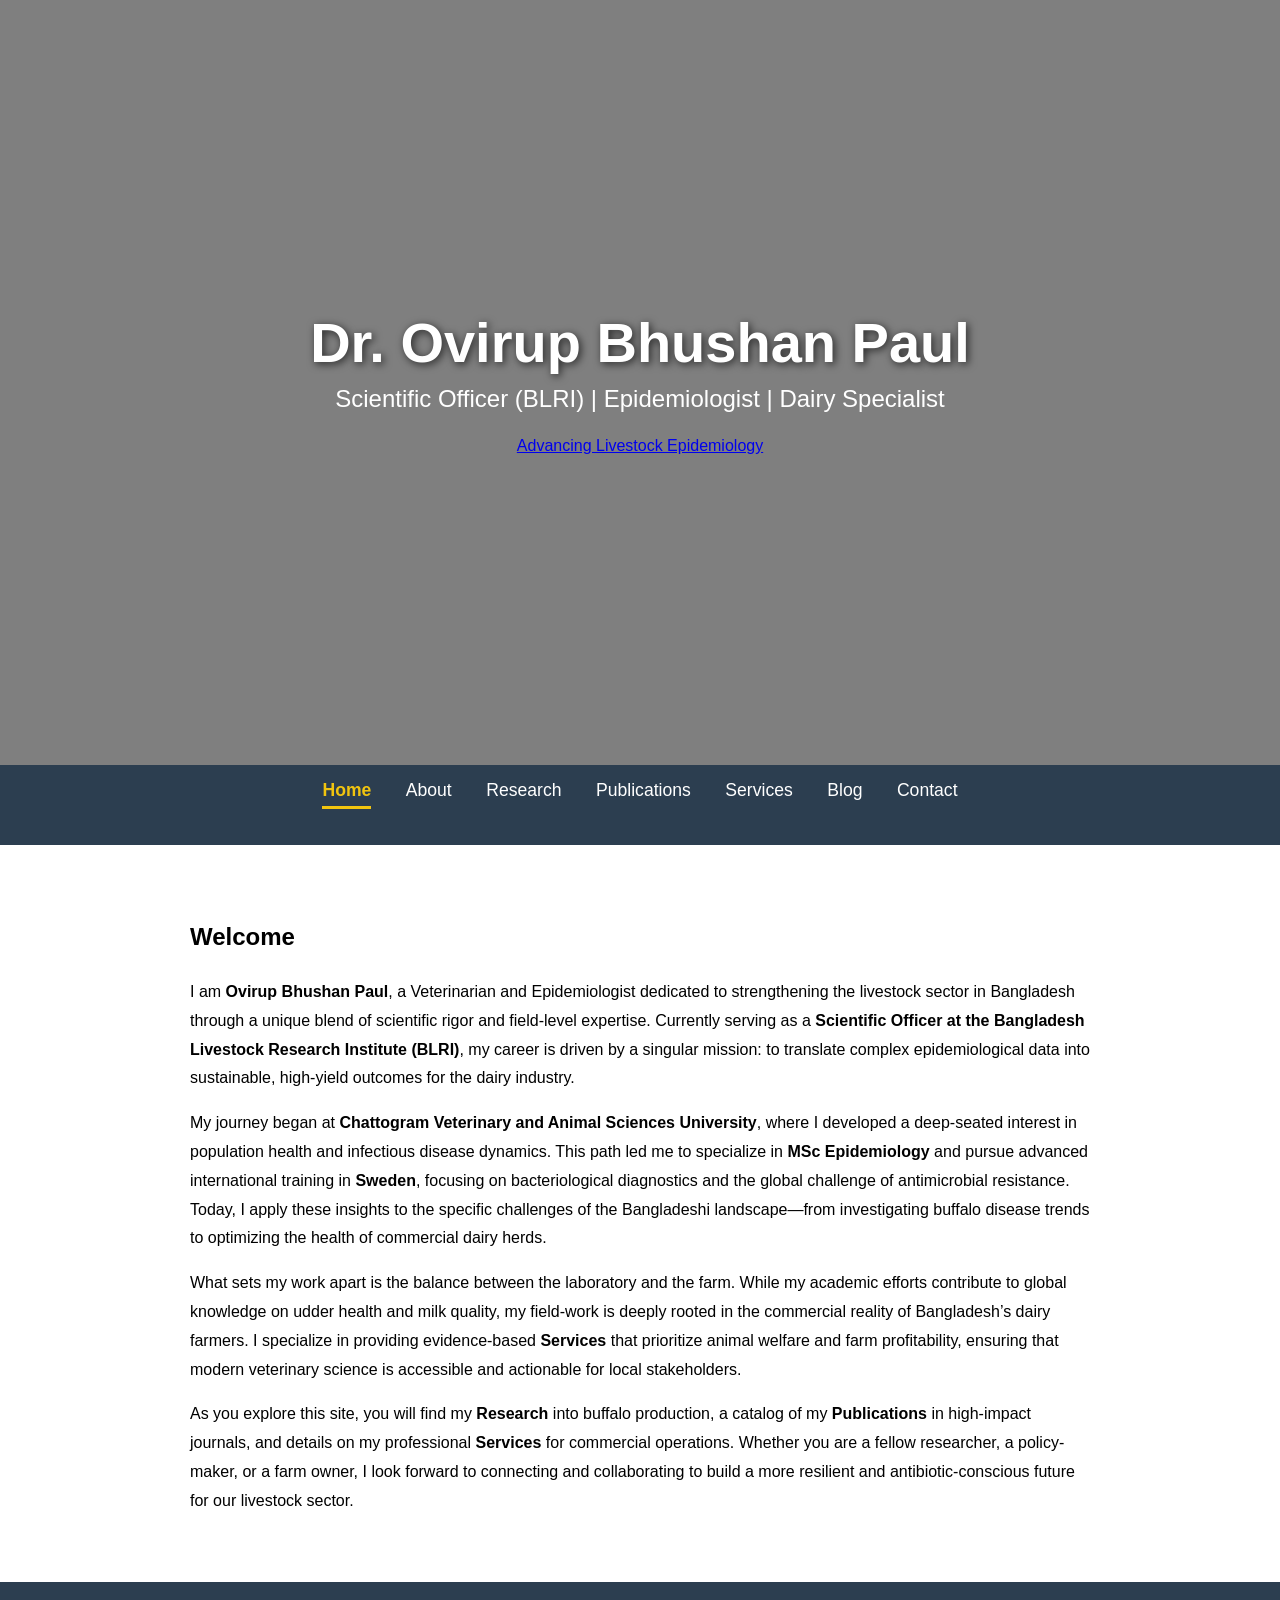
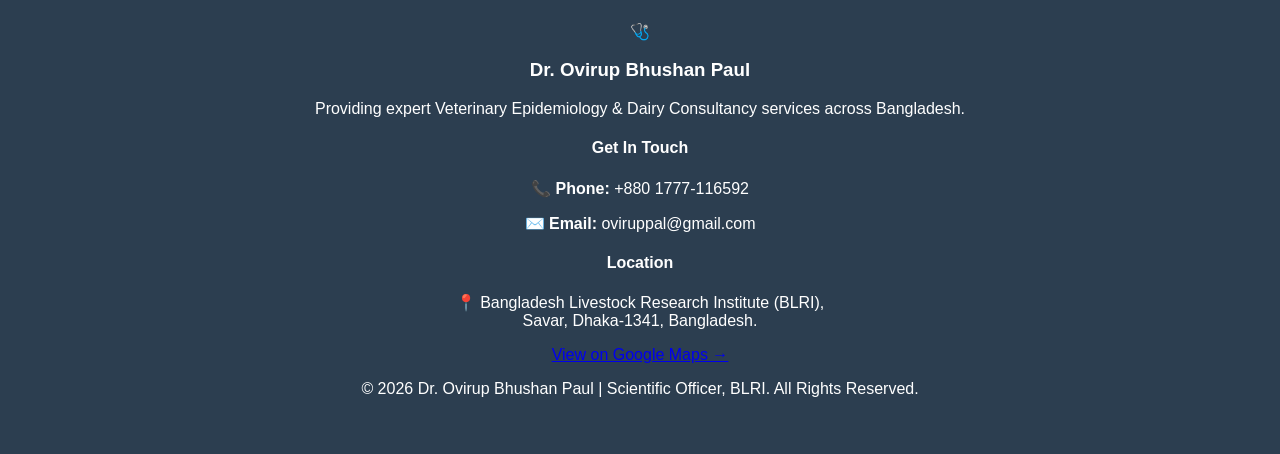
<file: index.html>
<!DOCTYPE html>
<html lang="en">
<head>
    <meta charset="UTF-8">
    <meta name="viewport" content="width=device-width, initial-scale=1.0">
    <title>Dr. Ovirup Bhushan Paul | Scientific Officer, BLRI | Veterinary Epidemiologist</title>
    <meta name="description" content="Official website of Dr. Ovirup Bhushan Paul, Scientific Officer at Bangladesh Livestock Research Institute (BLRI). Expert in Veterinary Epidemiology and Dairy Consultancy.">
    <meta name="keywords" content="Ovirup Bhushan Paul, BLRI, Bangladesh Livestock Research Institute, Veterinarian Bangladesh, Buffalo Research, Epidemiology Bangladesh">
    <link rel="stylesheet" href="style.css">
</head>

<body>

<header class="hero">
    <div class="slideshow">
        <div class="slide" style="background-image: url('image1.jpg');"></div>
        <div class="slide" style="background-image: url('image2.jpg');"></div>
        <div class="slide" style="background-image: url('image3.jpeg');"></div> 
        <div class="slide" style="background-image: url('image4.jpg');"></div>
    </div>
    
    <div class="overlay">
        <h1>Dr. Ovirup Bhushan Paul</h1>
        <p>Scientific Officer (BLRI) | Epidemiologist | Dairy Specialist</p>
        <a href="about.html" class="btn">Advancing Livestock Epidemiology</a>
    </div>
</header>

<nav>
    <a href="index.html" class="active">Home</a>
    <a href="about.html">About</a>
    <a href="research.html">Research</a>
    <a href="publications.html">Publications</a>
    <a href="services.html">Services</a>
    <a href="blog.html">Blog</a>
    <a href="contact.html">Contact</a>
</nav>
<section class="content">
    <div class="welcome-text">
        <h2>Welcome</h2>
        <p>
            I am <strong>Ovirup Bhushan Paul</strong>, a Veterinarian and Epidemiologist dedicated to strengthening the livestock sector in Bangladesh through a unique blend of scientific rigor and field-level expertise. Currently serving as a <strong>Scientific Officer at the Bangladesh Livestock Research Institute (BLRI)</strong>, my career is driven by a singular mission: to translate complex epidemiological data into sustainable, high-yield outcomes for the dairy industry.
        </p>
        
        <p>
            My journey began at <strong>Chattogram Veterinary and Animal Sciences University</strong>, where I developed a deep-seated interest in population health and infectious disease dynamics. This path led me to specialize in <strong>MSc Epidemiology</strong> and pursue advanced international training in <strong>Sweden</strong>, focusing on bacteriological diagnostics and the global challenge of antimicrobial resistance. Today, I apply these insights to the specific challenges of the Bangladeshi landscape—from investigating buffalo disease trends to optimizing the health of commercial dairy herds.
        </p>
        
        <p>
            What sets my work apart is the balance between the laboratory and the farm. While my academic efforts contribute to global knowledge on udder health and milk quality, my field-work is deeply rooted in the commercial reality of Bangladesh’s dairy farmers. I specialize in providing evidence-based <strong>Services</strong> that prioritize animal welfare and farm profitability, ensuring that modern veterinary science is accessible and actionable for local stakeholders.
        </p>
        
        <p>
            As you explore this site, you will find my <strong>Research</strong> into buffalo production, a catalog of my <strong>Publications</strong> in high-impact journals, and details on my professional <strong>Services</strong> for commercial operations. Whether you are a fellow researcher, a policy-maker, or a farm owner, I look forward to connecting and collaborating to build a more resilient and antibiotic-conscious future for our livestock sector.
        </p>
    </div>
</section>

<footer class="main-footer">
    <div class="footer-container">
        <div class="footer-section branding">
            <div class="footer-logo">
                <span class="footer-icon">🩺</span> <h3>Dr. Ovirup Bhushan Paul</h3>
            </div>
            <p>Providing expert Veterinary Epidemiology & Dairy Consultancy services across Bangladesh.</p>
        </div>

        <div class="footer-section contact-info">
            <h4>Get In Touch</h4>
            <p>📞 <strong>Phone:</strong> +880 1777-116592</p>
            <p>✉️ <strong>Email:</strong> oviruppal@gmail.com</p>
        </div>

        <div class="footer-section location">
            <h4>Location</h4>
            <p>📍 Bangladesh Livestock Research Institute (BLRI),<br>
            Savar, Dhaka-1341, Bangladesh.</p>
            <a href="https://maps.app.goo.gl/VEhYr3KxU4CLfBgr9" target="_blank" class="map-link">View on Google Maps →</a>
        </div>
    </div>
    
    <div class="footer-bottom">
        <p>&copy; 2026 Dr. Ovirup Bhushan Paul | Scientific Officer, BLRI. All Rights Reserved.</p>
    </div>
</footer>

</body>
</html>
</file>
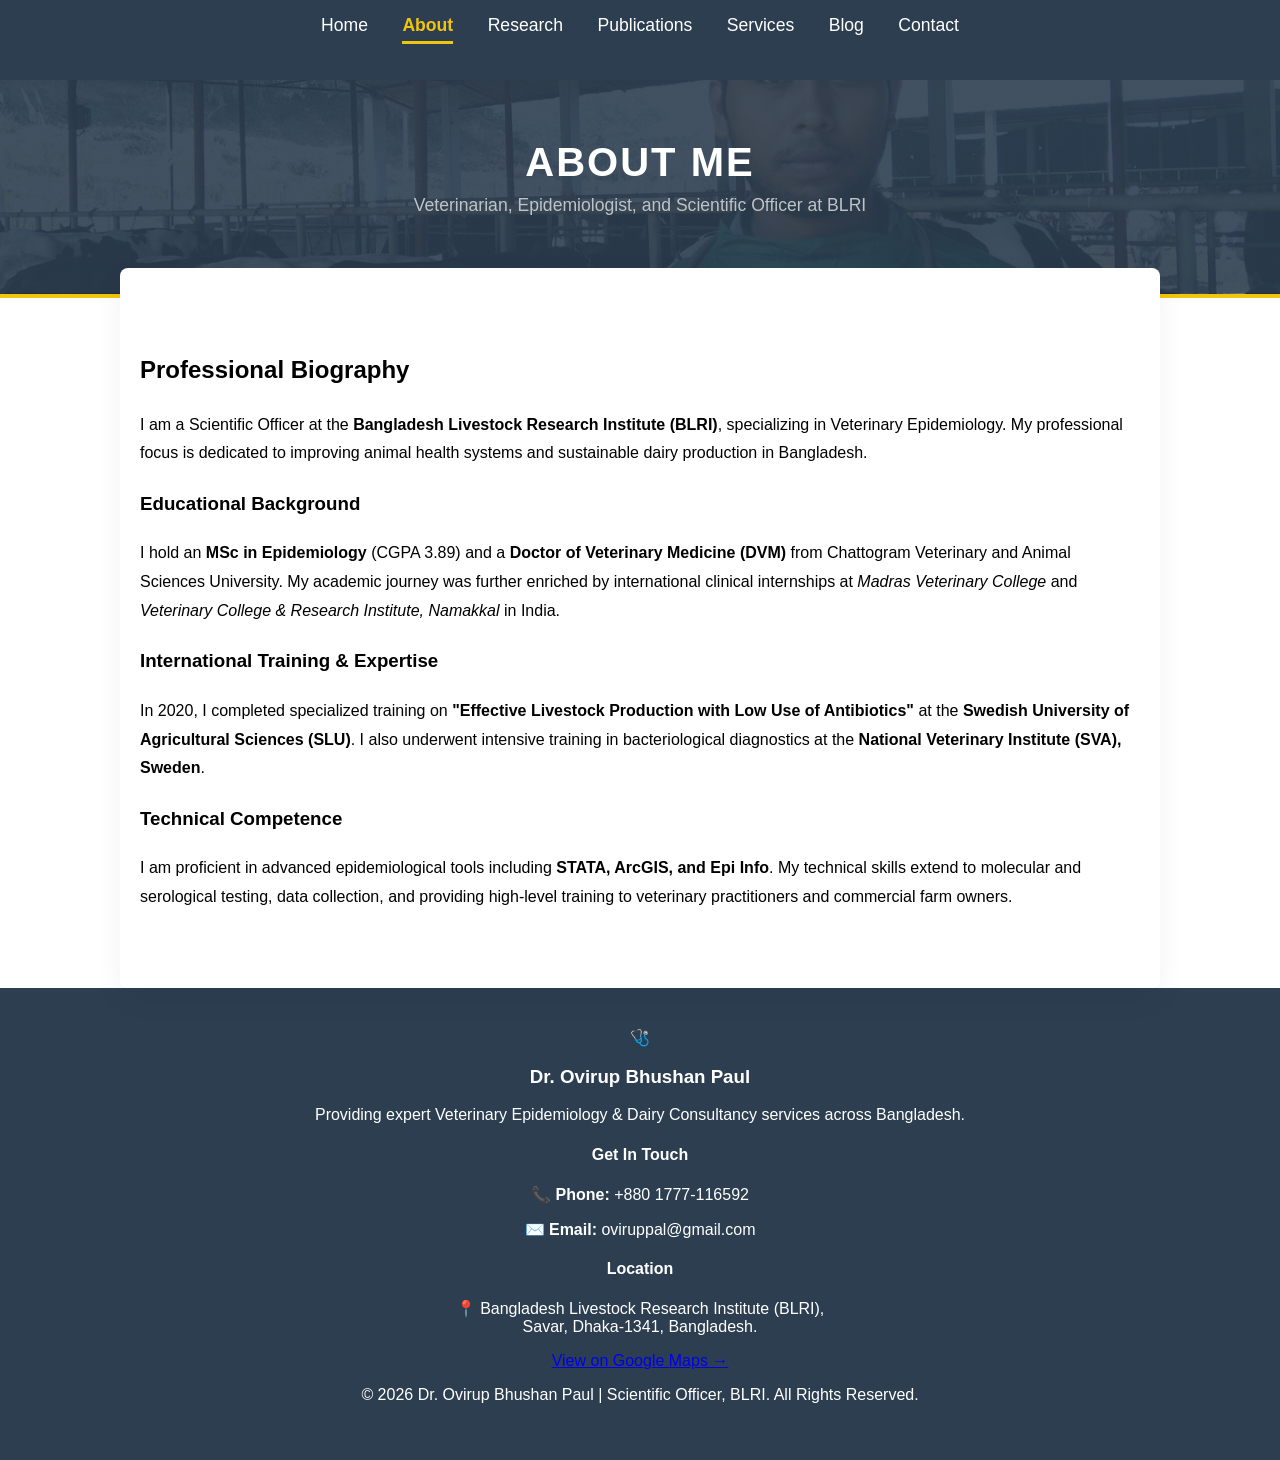
<file: about.html>
<!DOCTYPE html>
<html lang="en">
<head>
    <meta charset="UTF-8">
    <meta name="viewport" content="width=device-width, initial-scale=1.0">
    <title>About Me | Dr. Ovirup Bhushan Paul</title>
    <link rel="stylesheet" href="style.css">
</head>
<body>

<nav>
    <a href="index.html">Home</a>
    <a href="about.html" class="active">About</a>
    <a href="research.html">Research</a>
    <a href="publications.html">Publications</a>
    <a href="services.html">Services</a>
    <a href="blog.html">Blog</a>
    <a href="contact.html">Contact</a>
</nav>

<header class="page-header">
    <h1>About Me</h1>
    <p>Veterinarian, Epidemiologist, and Scientific Officer at BLRI</p>
</header>

<section class="content content-area">
    <h2>Professional Biography</h2>
        <p>
            I am a Scientific Officer at the <strong>Bangladesh Livestock Research Institute (BLRI)</strong>, specializing in Veterinary Epidemiology. My professional focus is dedicated to improving animal health systems and sustainable dairy production in Bangladesh.
        </p>

        <h3>Educational Background</h3>
        <p>
            I hold an <strong>MSc in Epidemiology</strong> (CGPA 3.89) and a <strong>Doctor of Veterinary Medicine (DVM)</strong> from Chattogram Veterinary and Animal Sciences University. My academic journey was further enriched by international clinical internships at <em>Madras Veterinary College</em> and <em>Veterinary College & Research Institute, Namakkal</em> in India.
        </p>

        <h3>International Training & Expertise</h3>
        <p>
            In 2020, I completed specialized training on <strong>"Effective Livestock Production with Low Use of Antibiotics"</strong> at the <strong>Swedish University of Agricultural Sciences (SLU)</strong>. I also underwent intensive training in bacteriological diagnostics at the <strong>National Veterinary Institute (SVA), Sweden</strong>.
        </p>

        <h3>Technical Competence</h3>
        <p>
            I am proficient in advanced epidemiological tools including <strong>STATA, ArcGIS, and Epi Info</strong>. My technical skills extend to molecular and serological testing, data collection, and providing high-level training to veterinary practitioners and commercial farm owners.
        </p>
    </div>
</section>
    
<footer class="main-footer">
    <div class="footer-container">
        <div class="footer-section branding">
            <div class="footer-logo">
                <span class="footer-icon">🩺</span> <h3>Dr. Ovirup Bhushan Paul</h3>
            </div>
            <p>Providing expert Veterinary Epidemiology & Dairy Consultancy services across Bangladesh.</p>
        </div>

        <div class="footer-section contact-info">
            <h4>Get In Touch</h4>
            <p>📞 <strong>Phone:</strong> +880 1777-116592</p>
            <p>✉️ <strong>Email:</strong> oviruppal@gmail.com</p>
        </div>

        <div class="footer-section location">
            <h4>Location</h4>
            <p>📍 Bangladesh Livestock Research Institute (BLRI),<br>
            Savar, Dhaka-1341, Bangladesh.</p>
            <a href="https://maps.app.goo.gl/VEhYr3KxU4CLfBgr9" target="_blank" class="map-link">View on Google Maps →</a>
        </div>
    </div>
    
    <div class="footer-bottom">
        <p>&copy; 2026 Dr. Ovirup Bhushan Paul | Scientific Officer, BLRI. All Rights Reserved.</p>
    </div>
</footer>
    
</body>
</html>
</file>
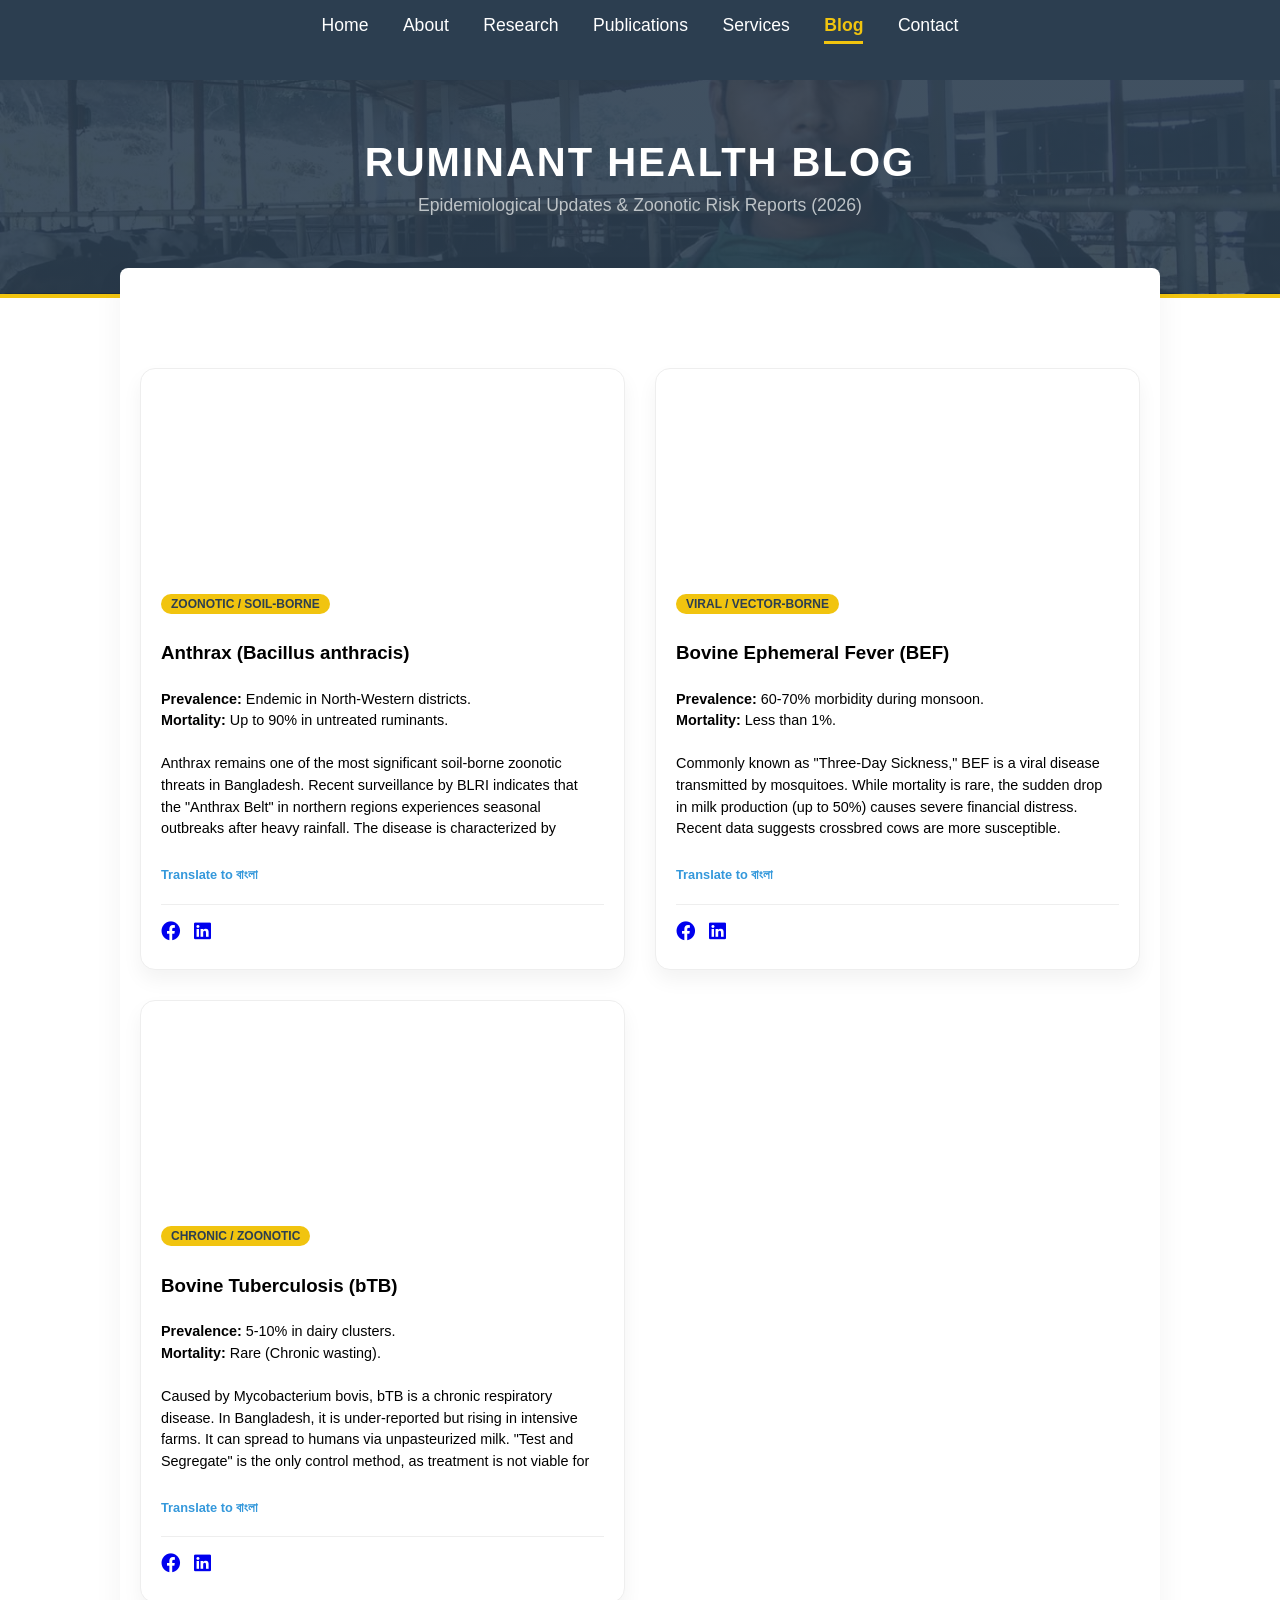
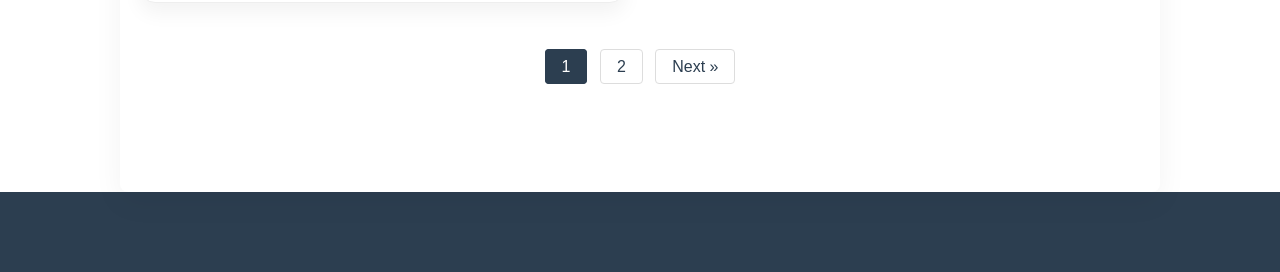
<file: blog.html>
<!DOCTYPE html>
<html lang="en">
<head>
    <meta charset="UTF-8">
    <meta name="viewport" content="width=device-width, initial-scale=1.0">
    <title>Scientific Blog | Dr. Ovirup Bhushan Paul</title>
    <link rel="stylesheet" href="style.css">
    <link rel="stylesheet" href="https://cdnjs.cloudflare.com/ajax/libs/font-awesome/6.0.0/css/all.min.css">
</head>
<body>

<nav>
    <a href="index.html">Home</a>
    <a href="about.html">About</a>
    <a href="research.html">Research</a>
    <a href="publications.html">Publications</a>
    <a href="services.html">Services</a>
    <a href="blog.html" class="active">Blog</a>
    <a href="contact.html">Contact</a>
</nav>

<header class="page-header">
    <h1>Ruminant Health Blog</h1>
    <p>Epidemiological Updates & Zoonotic Risk Reports (2026)</p>
</header>

<section class="content content-area">
    <div class="blog-grid">

        <div class="blog-card">
            <div class="blog-image" style="background-image: url('https://images.unsplash.com/photo-1584036561566-baf8f5f1b144?q=80&w=400');"></div>
            <div class="blog-content">
                <span class="category-tag">Zoonotic / Soil-borne</span>
                <h3>Anthrax (Bacillus anthracis)</h3>
                
                <div class="blog-text-container">
                    <p class="eng-text">
                        <strong>Prevalence:</strong> Endemic in North-Western districts. <br>
                        <strong>Mortality:</strong> Up to 90% in untreated ruminants. <br><br>
                        Anthrax remains one of the most significant soil-borne zoonotic threats in Bangladesh. Recent surveillance by BLRI indicates that the "Anthrax Belt" in northern regions experiences seasonal outbreaks after heavy rainfall. The disease is characterized by sudden death with bleeding from natural orifices. Controlling anthrax requires a strict "No-Slaughter" policy and annual vaccination using the Sterne strain live spore vaccine.
                    </p>
                    <p class="bng-text" style="display:none;">
                        অ্যানথ্রাক্স বাংলাদেশের উত্তর-পশ্চিমাঞ্চলে একটি বড় ঝুঁকি। এটি একটি মাটিবাহিত রোগ যা গবাদি পশু থেকে মানুষের শরীরে ছড়িয়ে পড়তে পারে। সঠিক টিকাদানই এর একমাত্র প্রতিকার।
                    </p>
                </div>

                <span class="lang-toggle" onclick="toggleLang(this)">Translate to বাংলা</span>
                
                <div class="share-buttons">
                    <a href="https://www.facebook.com/sharer/sharer.php?u=https://oviruppaul.github.io/blog.html" target="_blank"><i class="fab fa-facebook"></i></a>
                    <a href="#"><i class="fab fa-linkedin"></i></a>
                </div>
            </div>
        </div>

        <div class="blog-card">
            <div class="blog-image" style="background-image: url('https://images.unsplash.com/photo-1516467508483-a7212febe31a?q=80&w=400');"></div>
            <div class="blog-content">
                <span class="category-tag">Viral / Vector-borne</span>
                <h3>Bovine Ephemeral Fever (BEF)</h3>
                
                <div class="blog-text-container">
                    <p class="eng-text">
                        <strong>Prevalence:</strong> 60-70% morbidity during monsoon. <br>
                        <strong>Mortality:</strong> Less than 1%. <br><br>
                        Commonly known as "Three-Day Sickness," BEF is a viral disease transmitted by mosquitoes. While mortality is rare, the sudden drop in milk production (up to 50%) causes severe financial distress. Recent data suggests crossbred cows are more susceptible. Management focuses on supportive care with NSAIDs and calcium therapy.
                    </p>
                    <p class="bng-text" style="display:none;">
                        তিন দিনের জ্বর বা বোভাইন এপিমেরাল ফিভার মশার মাধ্যমে ছড়ায়। এতে দুধ উৎপাদন মারাত্মকভাবে কমে যায়। সঠিক বিশ্রাম এবং ব্যথানাশক ঔষধের মাধ্যমে এর চিকিৎসা করা হয়।
                    </p>
                </div>

                <span class="lang-toggle" onclick="toggleLang(this)">Translate to বাংলা</span>
                
                <div class="share-buttons">
                    <a href="#"><i class="fab fa-facebook"></i></a>
                    <a href="#"><i class="fab fa-linkedin"></i></a>
                </div>
            </div>
        </div>

        <div class="blog-card">
            <div class="blog-image" style="background-image: url('https://images.unsplash.com/photo-1559839734-2b71f1e3c770?q=80&w=400');"></div>
            <div class="blog-content">
                <span class="category-tag">Chronic / Zoonotic</span>
                <h3>Bovine Tuberculosis (bTB)</h3>
                
                <div class="blog-text-container">
                    <p class="eng-text">
                        <strong>Prevalence:</strong> 5-10% in dairy clusters. <br>
                        <strong>Mortality:</strong> Rare (Chronic wasting). <br><br>
                        Caused by Mycobacterium bovis, bTB is a chronic respiratory disease. In Bangladesh, it is under-reported but rising in intensive farms. It can spread to humans via unpasteurized milk. "Test and Segregate" is the only control method, as treatment is not viable for cattle.
                    </p>
                    <p class="bng-text" style="display:none;">
                        বোভাইন যক্ষ্মা একটি দীর্ঘমেয়াদী রোগ যা মানুষের মধ্যে ছড়াতে পারে। এটি মূলত কাঁচা দুধ পানের মাধ্যমে ছড়ায়। নিয়মিত পরীক্ষা ও আক্রান্ত পশু আলাদা করা জরুরি।
                    </p>
                </div>

                <span class="lang-toggle" onclick="toggleLang(this)">Translate to বাংলা</span>
                
                <div class="share-buttons">
                    <a href="#"><i class="fab fa-facebook"></i></a>
                    <a href="#"><i class="fab fa-linkedin"></i></a>
                </div>
            </div>
        </div>

        </div>

    <div class="pagination">
        <a href="#" class="active">1</a>
        <a href="#">2</a>
        <a href="#">Next &raquo;</a>
    </div>
</section>

<footer class="main-footer">
    </footer>

<script>
    function toggleLang(btn) {
        const card = btn.closest('.blog-content');
        const eng = card.querySelector('.eng-text');
        const bng = card.querySelector('.bng-text');
        
        if (eng.style.display === "none") {
            eng.style.display = "block";
            bng.style.display = "none";
            btn.innerText = "Translate to বাংলা";
        } else {
            eng.style.display = "none";
            bng.style.display = "block";
            btn.innerText = "Translate to English";
        }
    }
</script>

</body>
</html>
</file>
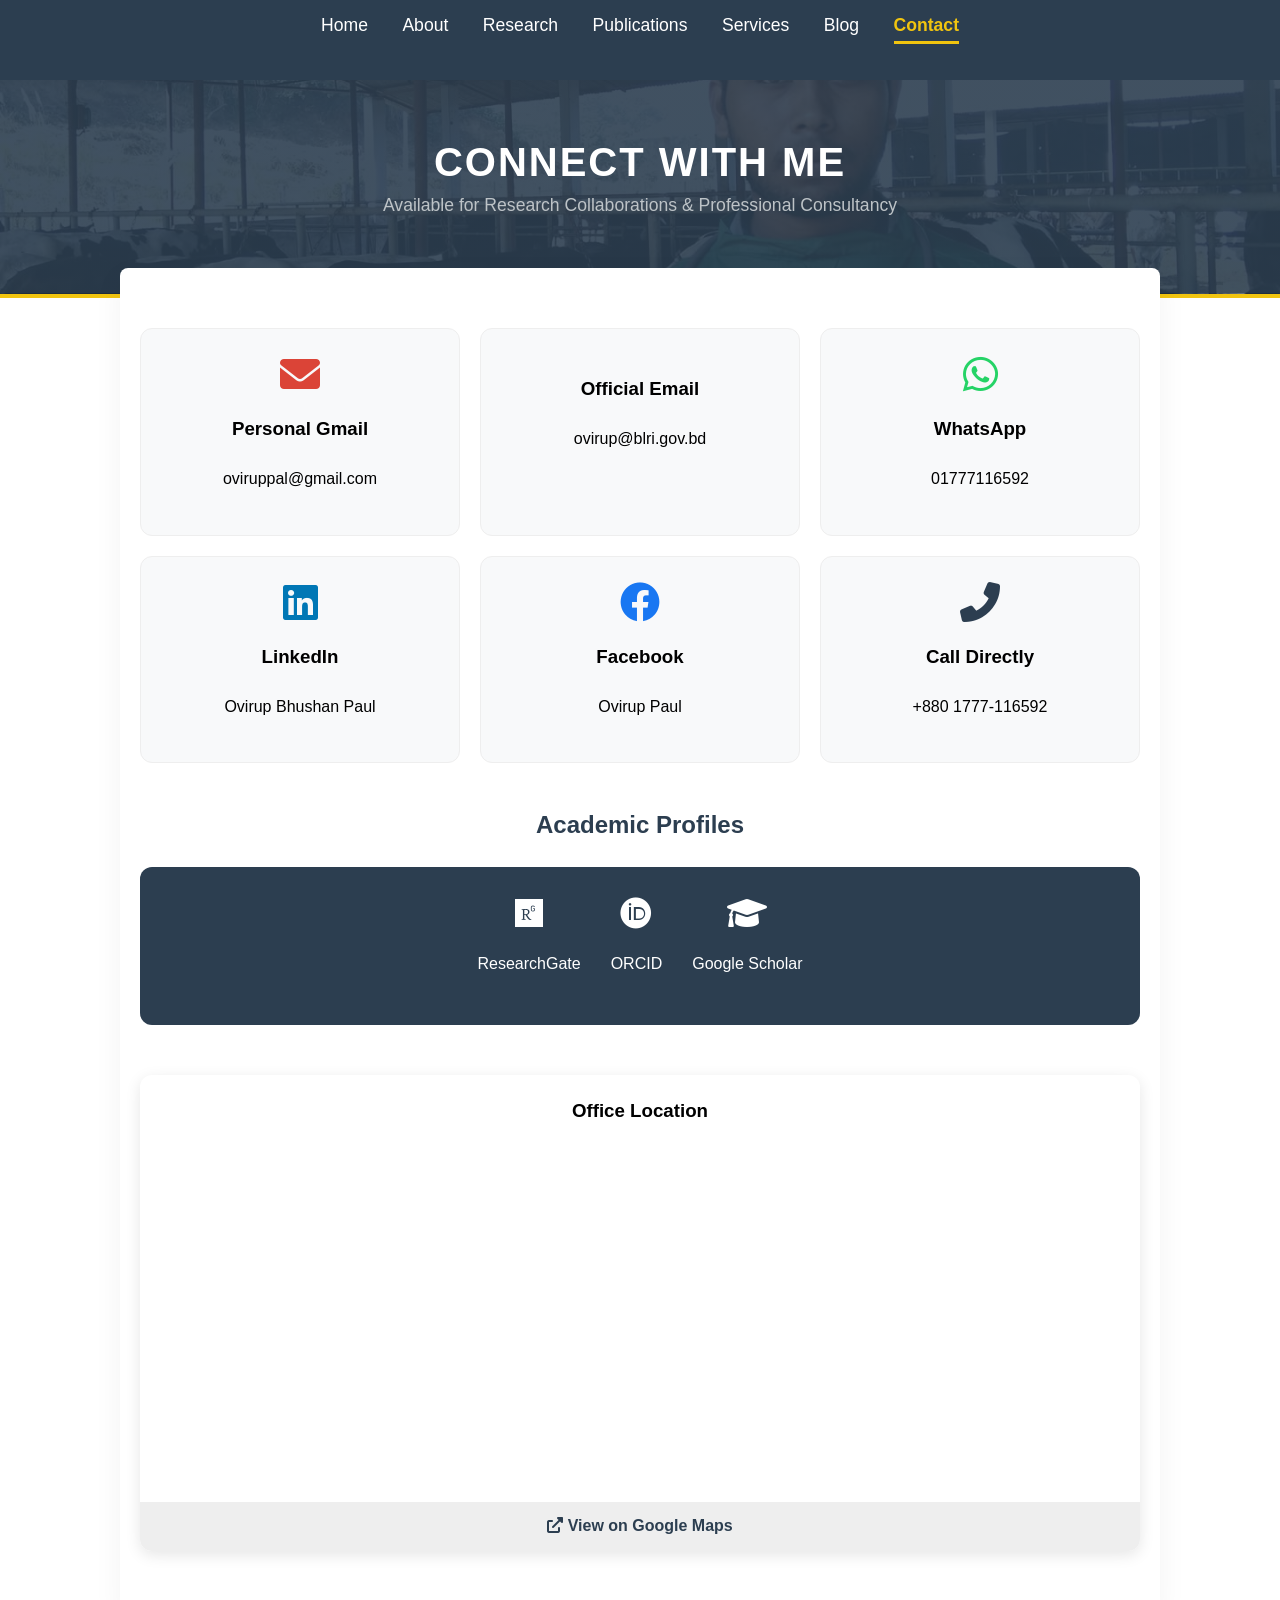
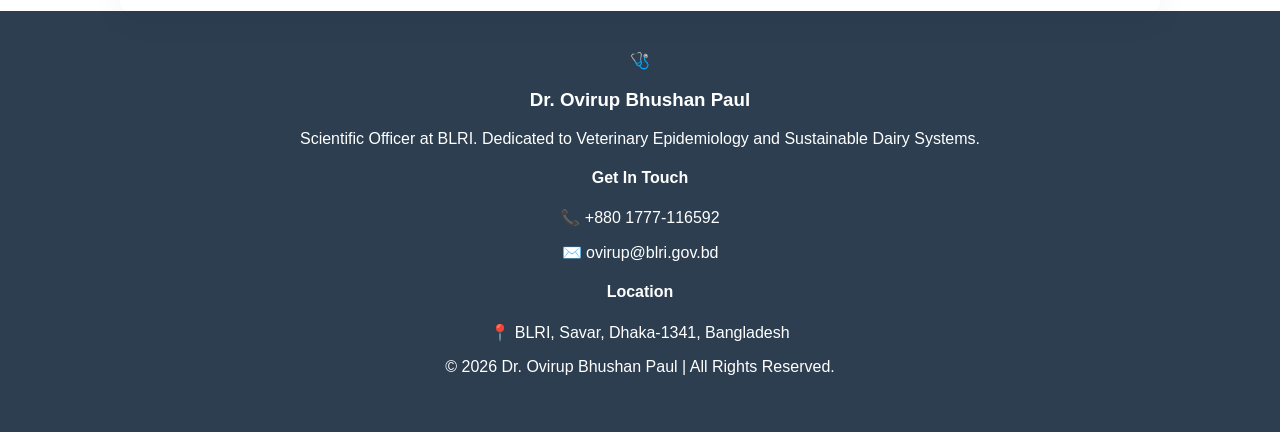
<file: contact.html>
<!DOCTYPE html>
<html lang="en">
<head>
    <meta charset="UTF-8">
    <meta name="viewport" content="width=device-width, initial-scale=1.0">
    <title>Contact | Dr. Ovirup Bhushan Paul</title>
    <link rel="stylesheet" href="style.css">
    <link rel="stylesheet" href="https://cdnjs.cloudflare.com/ajax/libs/font-awesome/6.0.0/css/all.min.css">
</head>
<body>

<nav>
    <a href="index.html">Home</a>
    <a href="about.html">About</a>
    <a href="research.html">Research</a>
    <a href="publications.html">Publications</a>
    <a href="services.html">Services</a>
    <a href="blog.html">Blog</a>
    <a href="contact.html" class="active">Contact</a>
</nav>

<header class="page-header">
    <h1>Connect With Me</h1>
    <p>Available for Research Collaborations & Professional Consultancy</p>
</header>

<section class="content content-area">
    
    <div class="contact-grid">
        <a href="mailto:oviruppal@gmail.com" class="contact-card" style="text-decoration: none; color: inherit;">
            <i class="fas fa-envelope" style="color: #DB4437;"></i>
            <h3>Personal Gmail</h3>
            <p>oviruppal@gmail.com</p>
        </a>

        <a href="mailto:ovirup@blri.gov.bd" class="contact-card" style="text-decoration: none; color: inherit;">
            <i class="fas fa-building-user" style="color: #006a4e;"></i>
            <h3>Official Email</h3>
            <p>ovirup@blri.gov.bd</p>
        </a>

        <a href="https://wa.me/8801777116592" class="contact-card" style="text-decoration: none; color: inherit;">
            <i class="fab fa-whatsapp" style="color: #25D366;"></i>
            <h3>WhatsApp</h3>
            <p>01777116592</p>
        </a>

        <a href="https://www.linkedin.com/in/ovirup-bhushan-paul-760425166" target="_blank" class="contact-card" style="text-decoration: none; color: inherit;">
            <i class="fab fa-linkedin" style="color: #0077b5;"></i>
            <h3>LinkedIn</h3>
            <p>Ovirup Bhushan Paul</p>
        </a>

        <a href="https://www.facebook.com/share/18JYuGvC5z/" target="_blank" class="contact-card" style="text-decoration: none; color: inherit;">
            <i class="fab fa-facebook" style="color: #1877F2;"></i>
            <h3>Facebook</h3>
            <p>Ovirup Paul</p>
        </a>

        <div class="contact-card">
            <i class="fas fa-phone-alt" style="color: #2c3e50;"></i>
            <h3>Call Directly</h3>
            <p>+880 1777-116592</p>
        </div>
    </div>

    <h2 style="text-align: center; margin-bottom: 20px; color: #2c3e50;">Academic Profiles</h2>
    <div class="academic-row">
        <a href="https://www.researchgate.net/profile/Ovirup-Paul" target="_blank" class="academic-item">
            <i class="fab fa-researchgate" style="font-size: 2rem;"></i>
            <p>ResearchGate</p>
        </a>
        <a href="https://orcid.org/0000-0002-8610-1845" target="_blank" class="academic-item">
            <i class="fab fa-orcid" style="font-size: 2rem;"></i>
            <p>ORCID</p>
        </a>
        <a href="https://scholar.google.com/" target="_blank" class="academic-item">
            <i class="fas fa-graduation-cap" style="font-size: 2rem;"></i>
            <p>Google Scholar</p>
        </a>
    </div>

    <div style="margin-top: 50px; border-radius: 12px; overflow: hidden; box-shadow: 0 4px 15px rgba(0,0,0,0.1);">
        <h3 style="text-align: center; margin-bottom: 15px;">Office Location</h3>
        <iframe 
            src="https://www.google.com/maps/embed?pb=!1m18!1m12!1m3!1d3648.118228343111!2d90.26442087588373!3d23.885392078578504!2m3!1f0!2f0!3f0!3m2!1i1024!2i768!4f13.1!3m3!1m2!1s0x3755e98f0298d021%3A0x63346b0485984f67!2sBangladesh%20Livestock%20Research%20Institute%20(BLRI)!5e0!3m2!1sen!2sbd!4v1710000000000" 
            width="100%" height="350" style="border:0;" allowfullscreen="" loading="lazy">
        </iframe>
        <div style="text-align: center; padding: 10px; background: #eee;">
            <a href="https://maps.google.com/?q=BLRI+Savar+Dhaka" target="_blank" style="color: #2c3e50; text-decoration: none; font-weight: bold;">
                <i class="fas fa-external-link-alt"></i> View on Google Maps
            </a>
        </div>
    </div>

</section>

<footer class="main-footer">
    <div class="footer-container">
        <div class="footer-section branding">
            <div class="footer-logo">
                <span class="footer-icon">🩺</span> <h3>Dr. Ovirup Bhushan Paul</h3>
            </div>
            <p>Scientific Officer at BLRI. Dedicated to Veterinary Epidemiology and Sustainable Dairy Systems.</p>
        </div>
        <div class="footer-section contact-info">
            <h4>Get In Touch</h4>
            <p>📞 +880 1777-116592</p>
            <p>✉️ ovirup@blri.gov.bd</p>
        </div>
        <div class="footer-section location">
            <h4>Location</h4>
            <p>📍 BLRI, Savar, Dhaka-1341, Bangladesh</p>
        </div>
    </div>
    <div class="footer-bottom">
        <p>© 2026 Dr. Ovirup Bhushan Paul | All Rights Reserved.</p>
    </div>
</footer>

</body>
</html>
</file>
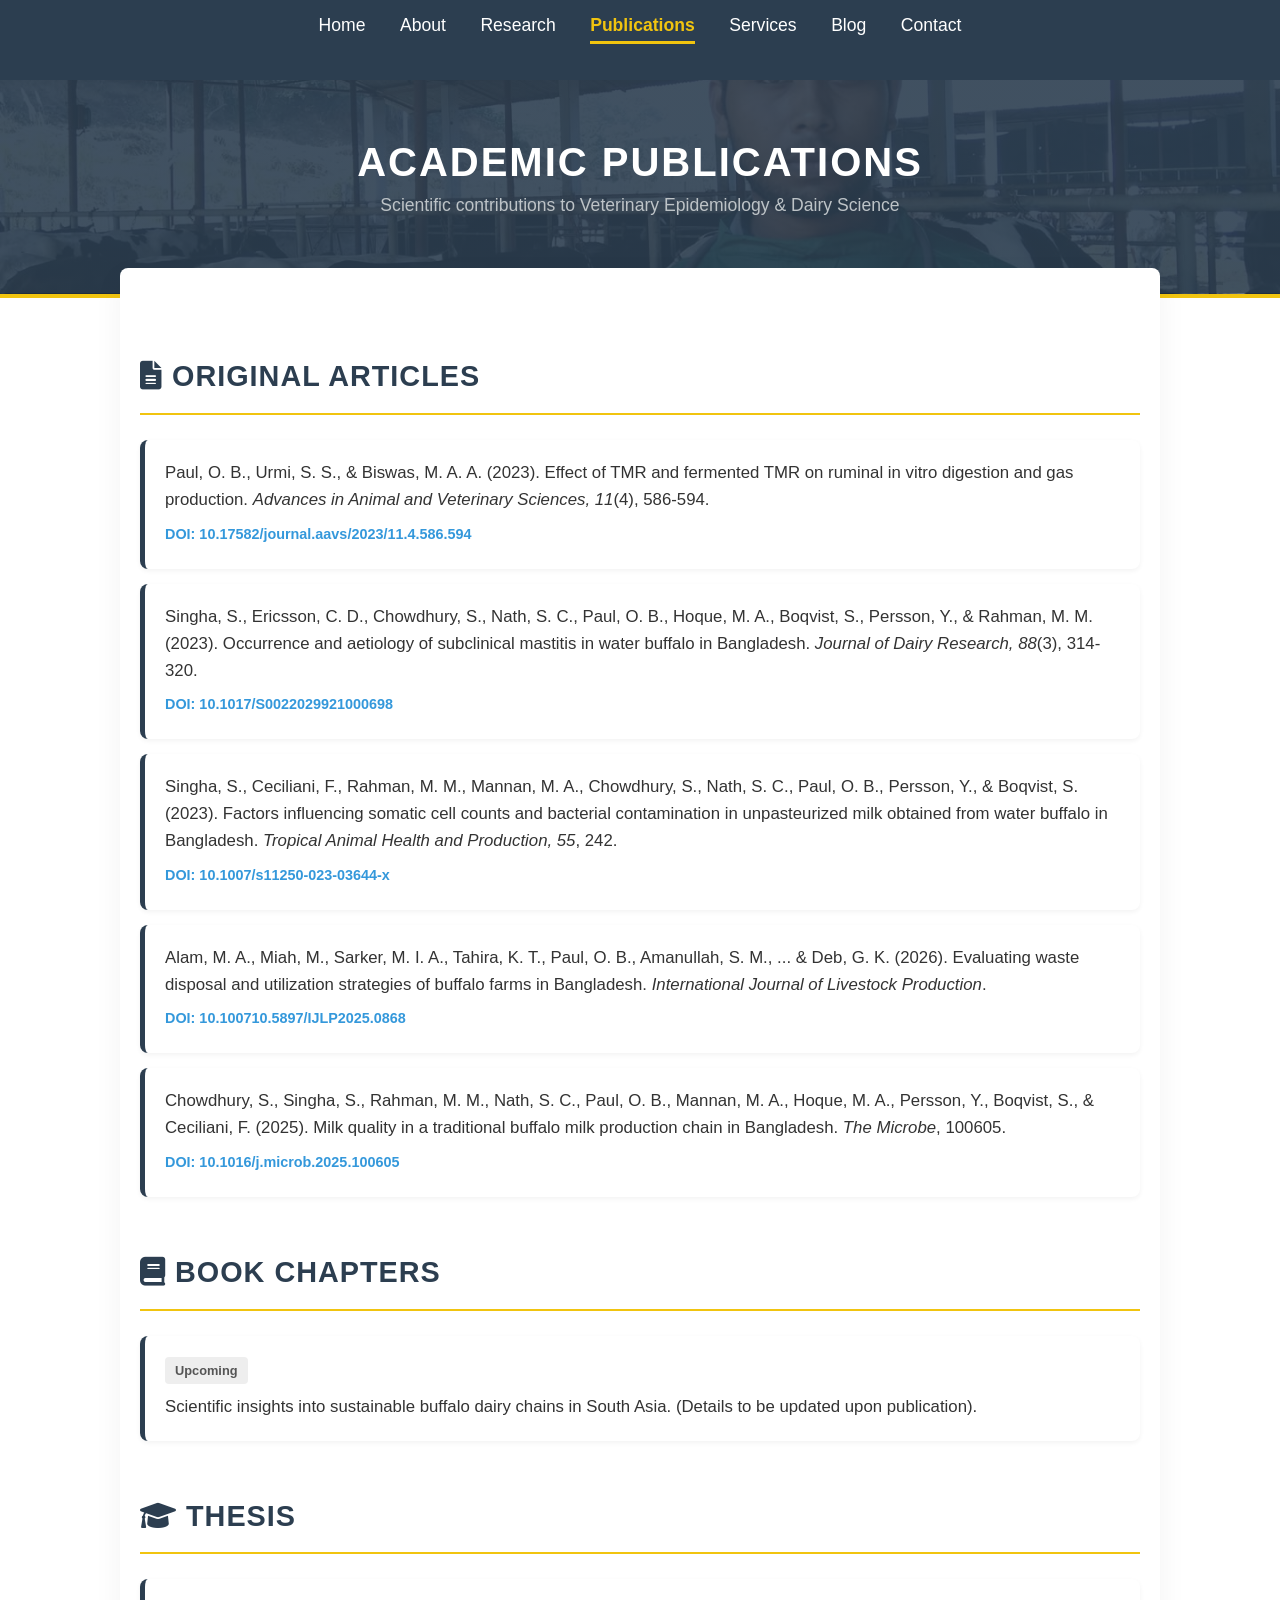
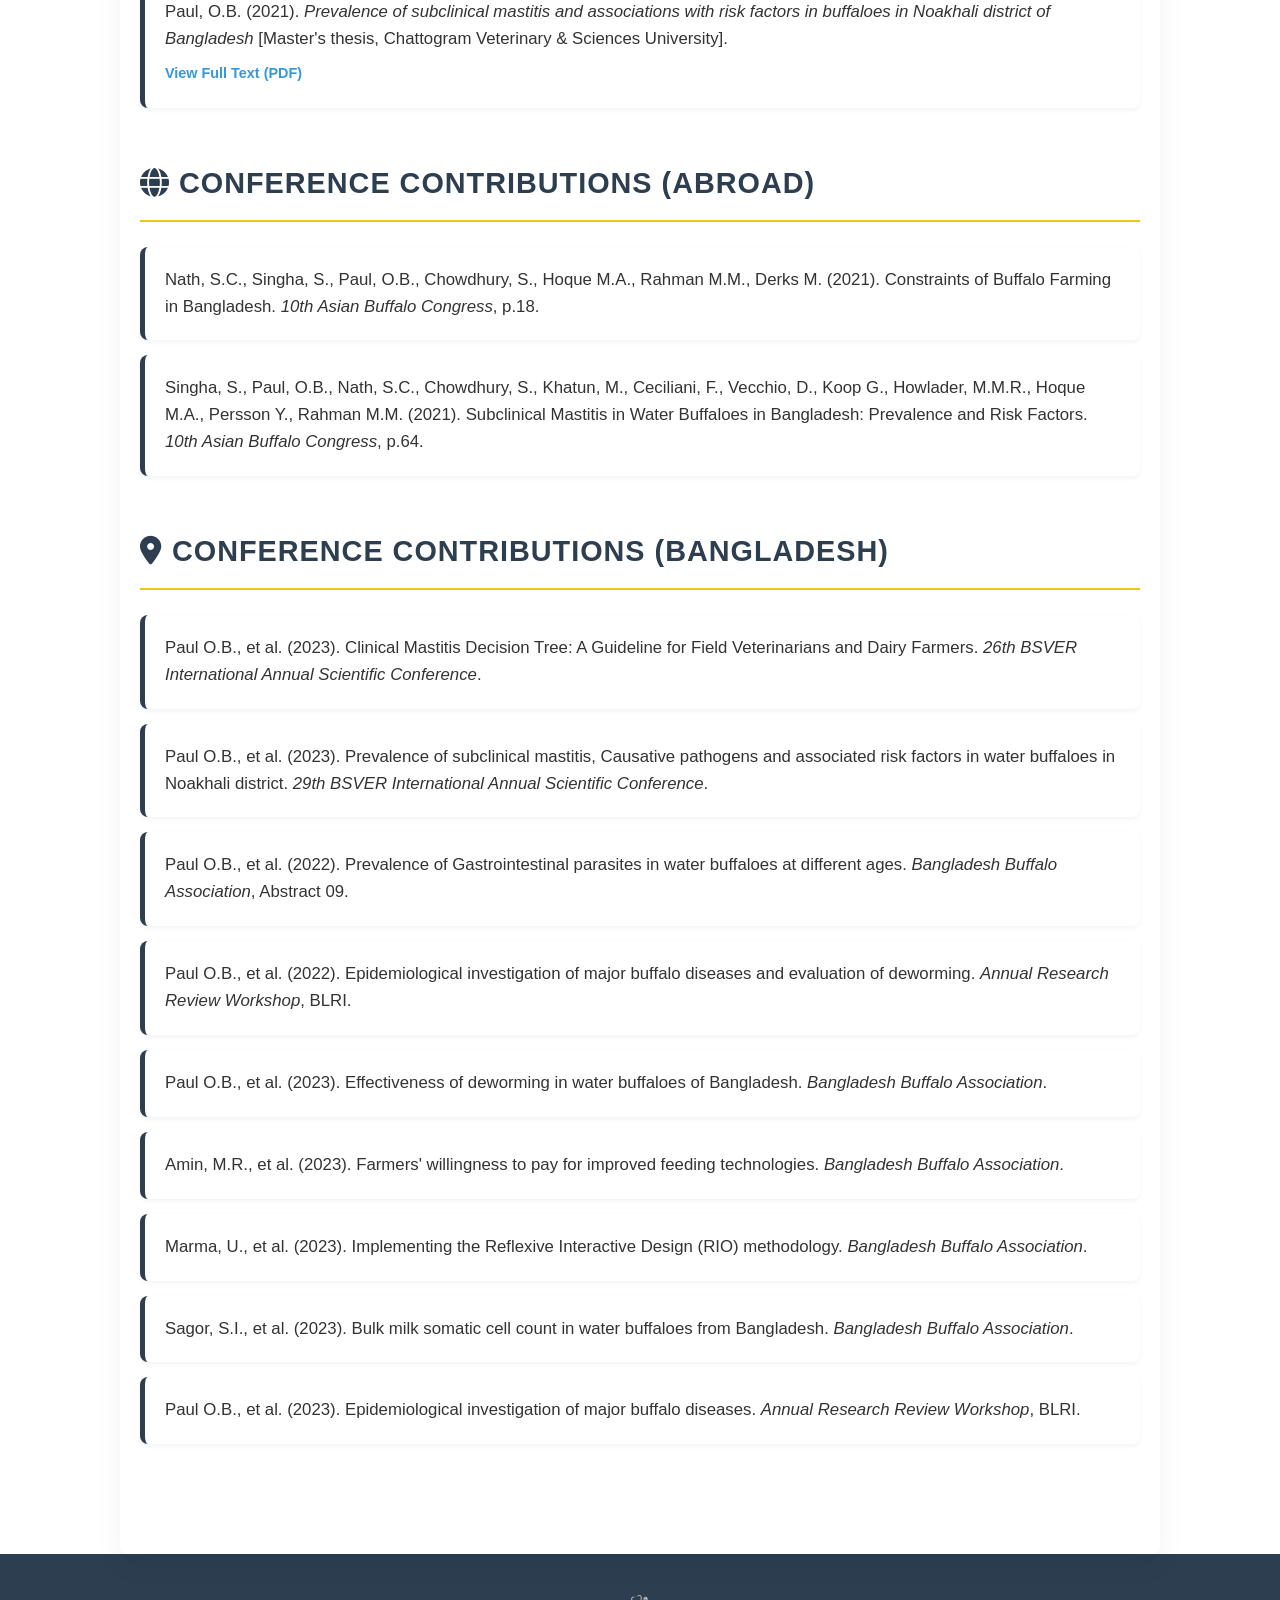
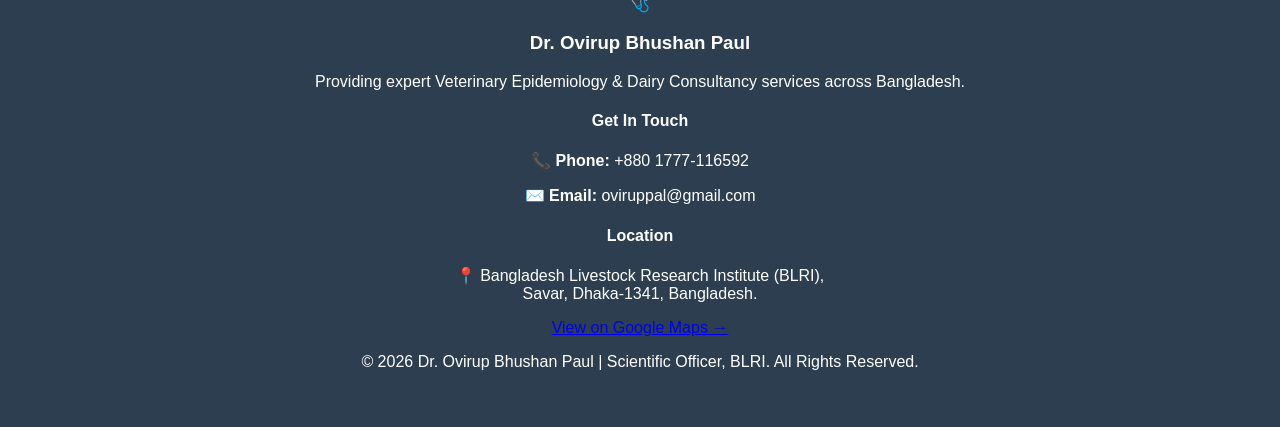
<file: publications.html>
<!DOCTYPE html>
<html lang="en">
<head>
    <meta charset="UTF-8">
    <meta name="viewport" content="width=device-width, initial-scale=1.0">
    <title>Publications | Dr. Ovirup Bhushan Paul</title>
    <link rel="stylesheet" href="style.css">
    <link rel="stylesheet" href="https://cdnjs.cloudflare.com/ajax/libs/font-awesome/6.0.0/css/all.min.css">
</head>
<body>

<nav>
    <a href="index.html">Home</a>
    <a href="about.html">About</a>
    <a href="research.html">Research</a>
    <a href="publications.html" class="active">Publications</a>
    <a href="services.html">Services</a>
    <a href="blog.html">Blog</a>
    <a href="contact.html">Contact</a>
</nav>

<header class="page-header">
    <h1>Academic Publications</h1>
    <p>Scientific contributions to Veterinary Epidemiology & Dairy Science</p>
</header>

<section class="content content-area">

    <div class="pub-section">
        <h2><i class="fas fa-file-alt"></i> Original Articles</h2>
        
        <div class="pub-item">
            <p>Paul, O. B., Urmi, S. S., & Biswas, M. A. A. (2023). Effect of TMR and fermented TMR on ruminal in vitro digestion and gas production. <i>Advances in Animal and Veterinary Sciences, 11</i>(4), 586-594.</p>
            <a href="http://dx.doi.org/10.17582/journal.aavs/2023/11.4.586.594" target="_blank" class="doi-link">DOI: 10.17582/journal.aavs/2023/11.4.586.594</a>
        </div>

        <div class="pub-item">
            <p>Singha, S., Ericsson, C. D., Chowdhury, S., Nath, S. C., Paul, O. B., Hoque, M. A., Boqvist, S., Persson, Y., & Rahman, M. M. (2023). Occurrence and aetiology of subclinical mastitis in water buffalo in Bangladesh. <i>Journal of Dairy Research, 88</i>(3), 314-320.</p>
            <a href="https://doi.org/10.1017/S0022029921000698" target="_blank" class="doi-link">DOI: 10.1017/S0022029921000698</a>
        </div>

        <div class="pub-item">
            <p>Singha, S., Ceciliani, F., Rahman, M. M., Mannan, M. A., Chowdhury, S., Nath, S. C., Paul, O. B., Persson, Y., & Boqvist, S. (2023). Factors influencing somatic cell counts and bacterial contamination in unpasteurized milk obtained from water buffalo in Bangladesh. <i>Tropical Animal Health and Production, 55</i>, 242.</p>
            <a href="https://doi.org/10.1007/s11250-023-03644-x" target="_blank" class="doi-link">DOI: 10.1007/s11250-023-03644-x</a>
        </div>

        <div class="pub-item">
            <p>Alam, M. A., Miah, M., Sarker, M. I. A., Tahira, K. T., Paul, O. B., Amanullah, S. M., ... & Deb, G. K. (2026). Evaluating waste disposal and utilization strategies of buffalo farms in Bangladesh. <i>International Journal of Livestock Production</i>.</p>
            <a href="https://doi.org/10.5897/IJLP2025.0868" target="_blank" class="doi-link">DOI: 10.100710.5897/IJLP2025.0868</a>
        </div>

        <div class="pub-item">
            <p>Chowdhury, S., Singha, S., Rahman, M. M., Nath, S. C., Paul, O. B., Mannan, M. A., Hoque, M. A., Persson, Y., Boqvist, S., & Ceciliani, F. (2025). Milk quality in a traditional buffalo milk production chain in Bangladesh. <i>The Microbe</i>, 100605.</p>
            <a href="https://doi.org/10.1016/j.microb.2025.100605" target="_blank" class="doi-link">DOI: 10.1016/j.microb.2025.100605</a>
        </div>
    </div>

    <div class="pub-section">
        <h2><i class="fas fa-book"></i> Book Chapters</h2>
        <div class="pub-item">
            <span class="badge">Upcoming</span>
            <p>Scientific insights into sustainable buffalo dairy chains in South Asia. (Details to be updated upon publication).</p>
        </div>
    </div>

    <div class="pub-section">
        <h2><i class="fas fa-graduation-cap"></i> Thesis</h2>
        <div class="pub-item">
            <p>Paul, O.B. (2021). <i>Prevalence of subclinical mastitis and associations with risk factors in buffaloes in Noakhali district of Bangladesh</i> [Master's thesis, Chattogram Veterinary & Sciences University].</p>
            <a href="https://drive.google.com/file/d/1UWoC5KntlXMWU-uXyVxylH-x6zTeJmt0/view" target="_blank" class="doi-link">View Full Text (PDF)</a>
        </div>
    </div>

    <div class="pub-section">
        <h2><i class="fas fa-globe"></i> Conference Contributions (Abroad)</h2>
        <div class="pub-item">
            <p>Nath, S.C., Singha, S., Paul, O.B., Chowdhury, S., Hoque M.A., Rahman M.M., Derks M. (2021). Constraints of Buffalo Farming in Bangladesh. <i>10th Asian Buffalo Congress</i>, p.18.</p>
        </div>
        <div class="pub-item">
            <p>Singha, S., Paul, O.B., Nath, S.C., Chowdhury, S., Khatun, M., Ceciliani, F., Vecchio, D., Koop G., Howlader, M.M.R., Hoque M.A., Persson Y., Rahman M.M. (2021). Subclinical Mastitis in Water Buffaloes in Bangladesh: Prevalence and Risk Factors. <i>10th Asian Buffalo Congress</i>, p.64.</p>
        </div>
    </div>

    <div class="pub-section">
        <h2><i class="fas fa-map-marker-alt"></i> Conference Contributions (Bangladesh)</h2>
        <div class="pub-item"><p>Paul O.B., et al. (2023). Clinical Mastitis Decision Tree: A Guideline for Field Veterinarians and Dairy Farmers. <i>26th BSVER International Annual Scientific Conference</i>.</p></div>
        <div class="pub-item"><p>Paul O.B., et al. (2023). Prevalence of subclinical mastitis, Causative pathogens and associated risk factors in water buffaloes in Noakhali district. <i>29th BSVER International Annual Scientific Conference</i>.</p></div>
        <div class="pub-item"><p>Paul O.B., et al. (2022). Prevalence of Gastrointestinal parasites in water buffaloes at different ages. <i>Bangladesh Buffalo Association</i>, Abstract 09.</p></div>
        <div class="pub-item"><p>Paul O.B., et al. (2022). Epidemiological investigation of major buffalo diseases and evaluation of deworming. <i>Annual Research Review Workshop</i>, BLRI.</p></div>
        <div class="pub-item"><p>Paul O.B., et al. (2023). Effectiveness of deworming in water buffaloes of Bangladesh. <i>Bangladesh Buffalo Association</i>.</p></div>
        <div class="pub-item"><p>Amin, M.R., et al. (2023). Farmers' willingness to pay for improved feeding technologies. <i>Bangladesh Buffalo Association</i>.</p></div>
        <div class="pub-item"><p>Marma, U., et al. (2023). Implementing the Reflexive Interactive Design (RIO) methodology. <i>Bangladesh Buffalo Association</i>.</p></div>
        <div class="pub-item"><p>Sagor, S.I., et al. (2023). Bulk milk somatic cell count in water buffaloes from Bangladesh. <i>Bangladesh Buffalo Association</i>.</p></div>
        <div class="pub-item"><p>Paul O.B., et al. (2023). Epidemiological investigation of major buffalo diseases. <i>Annual Research Review Workshop</i>, BLRI.</p></div>
    </div>

</section>

<footer class="main-footer">
    <div class="footer-container">
        <div class="footer-section branding">
            <div class="footer-logo">
                <span class="footer-icon">🩺</span> <h3>Dr. Ovirup Bhushan Paul</h3>
            </div>
            <p>Providing expert Veterinary Epidemiology & Dairy Consultancy services across Bangladesh.</p>
        </div>

        <div class="footer-section contact-info">
            <h4>Get In Touch</h4>
            <p>📞 <strong>Phone:</strong> +880 1777-116592</p>
            <p>✉️ <strong>Email:</strong> oviruppal@gmail.com</p>
        </div>

        <div class="footer-section location">
            <h4>Location</h4>
            <p>📍 Bangladesh Livestock Research Institute (BLRI),<br>
            Savar, Dhaka-1341, Bangladesh.</p>
            <a href="https://maps.app.goo.gl/VEhYr3KxU4CLfBgr9" target="_blank" class="map-link">View on Google Maps →</a>
        </div>
    </div>
    
    <div class="footer-bottom">
        <p>&copy; 2026 Dr. Ovirup Bhushan Paul | Scientific Officer, BLRI. All Rights Reserved.</p>
    </div>
</footer>

</body>
</html>
</file>
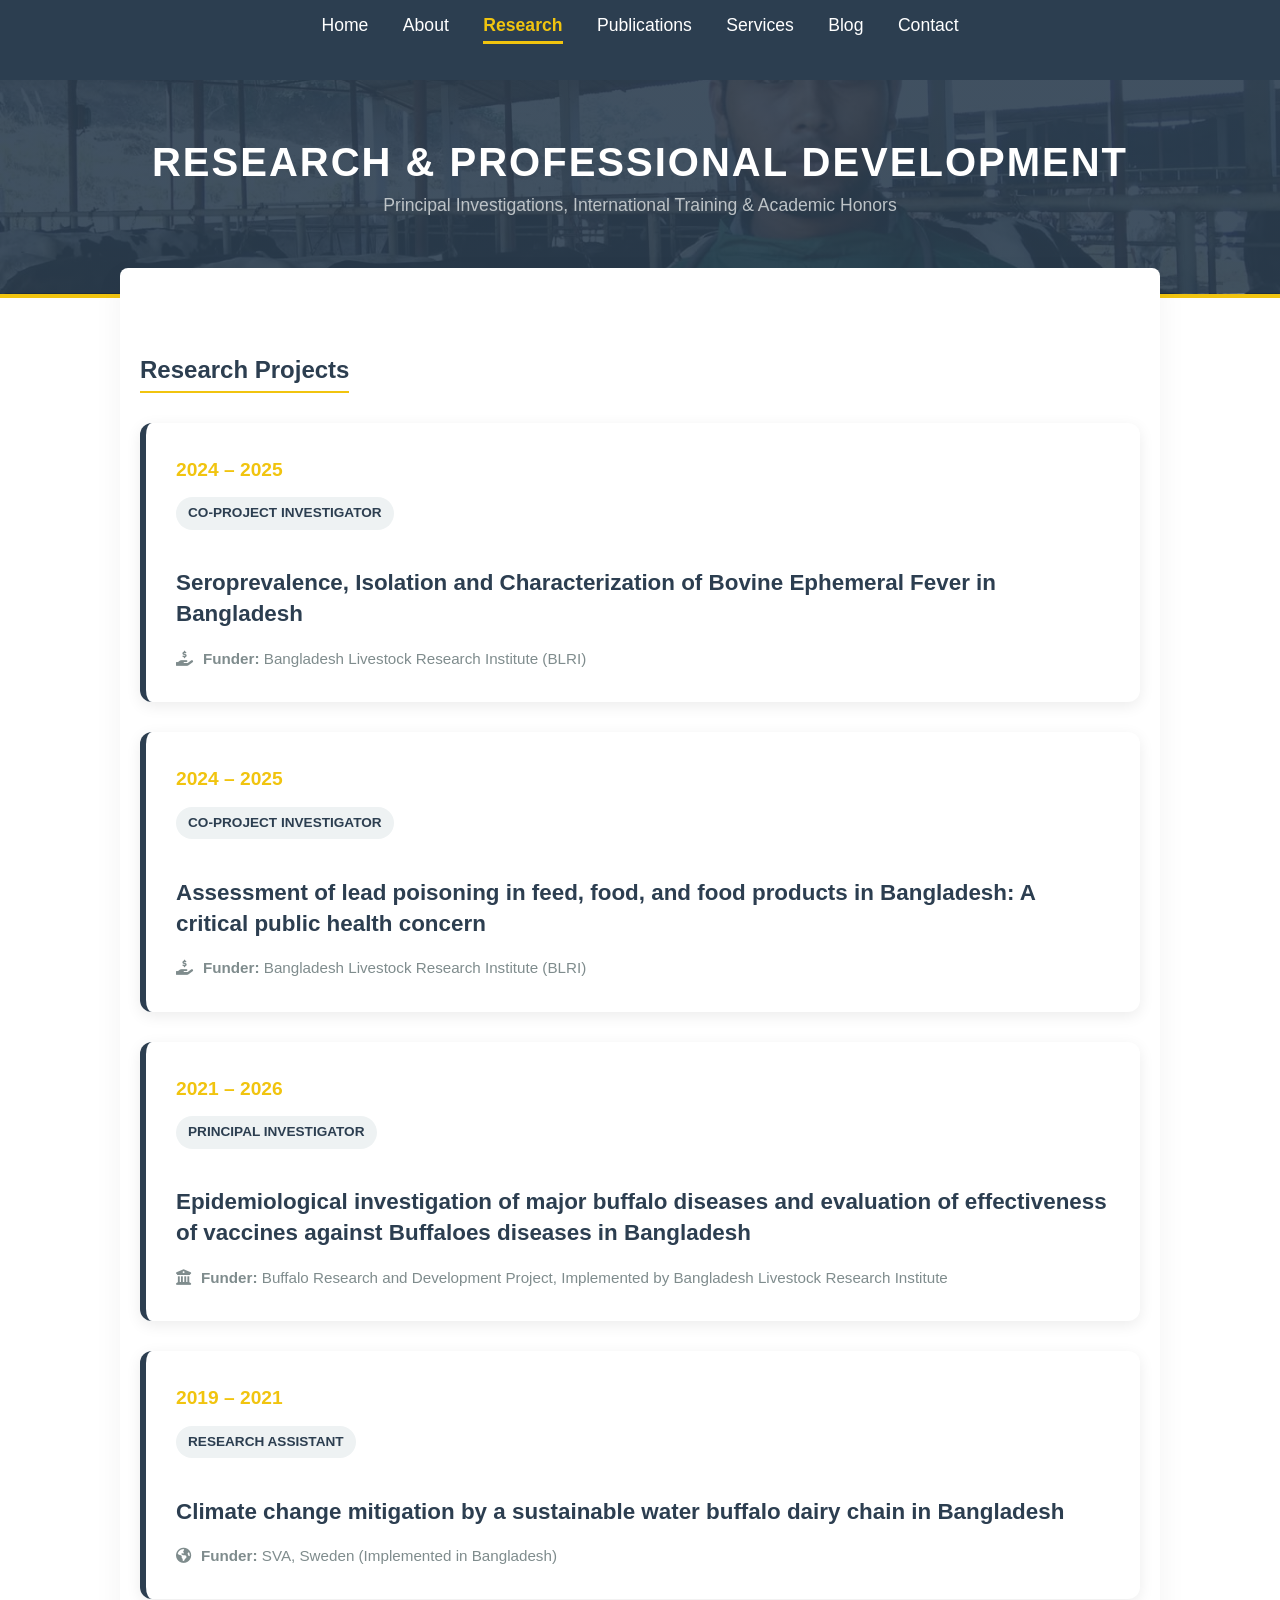
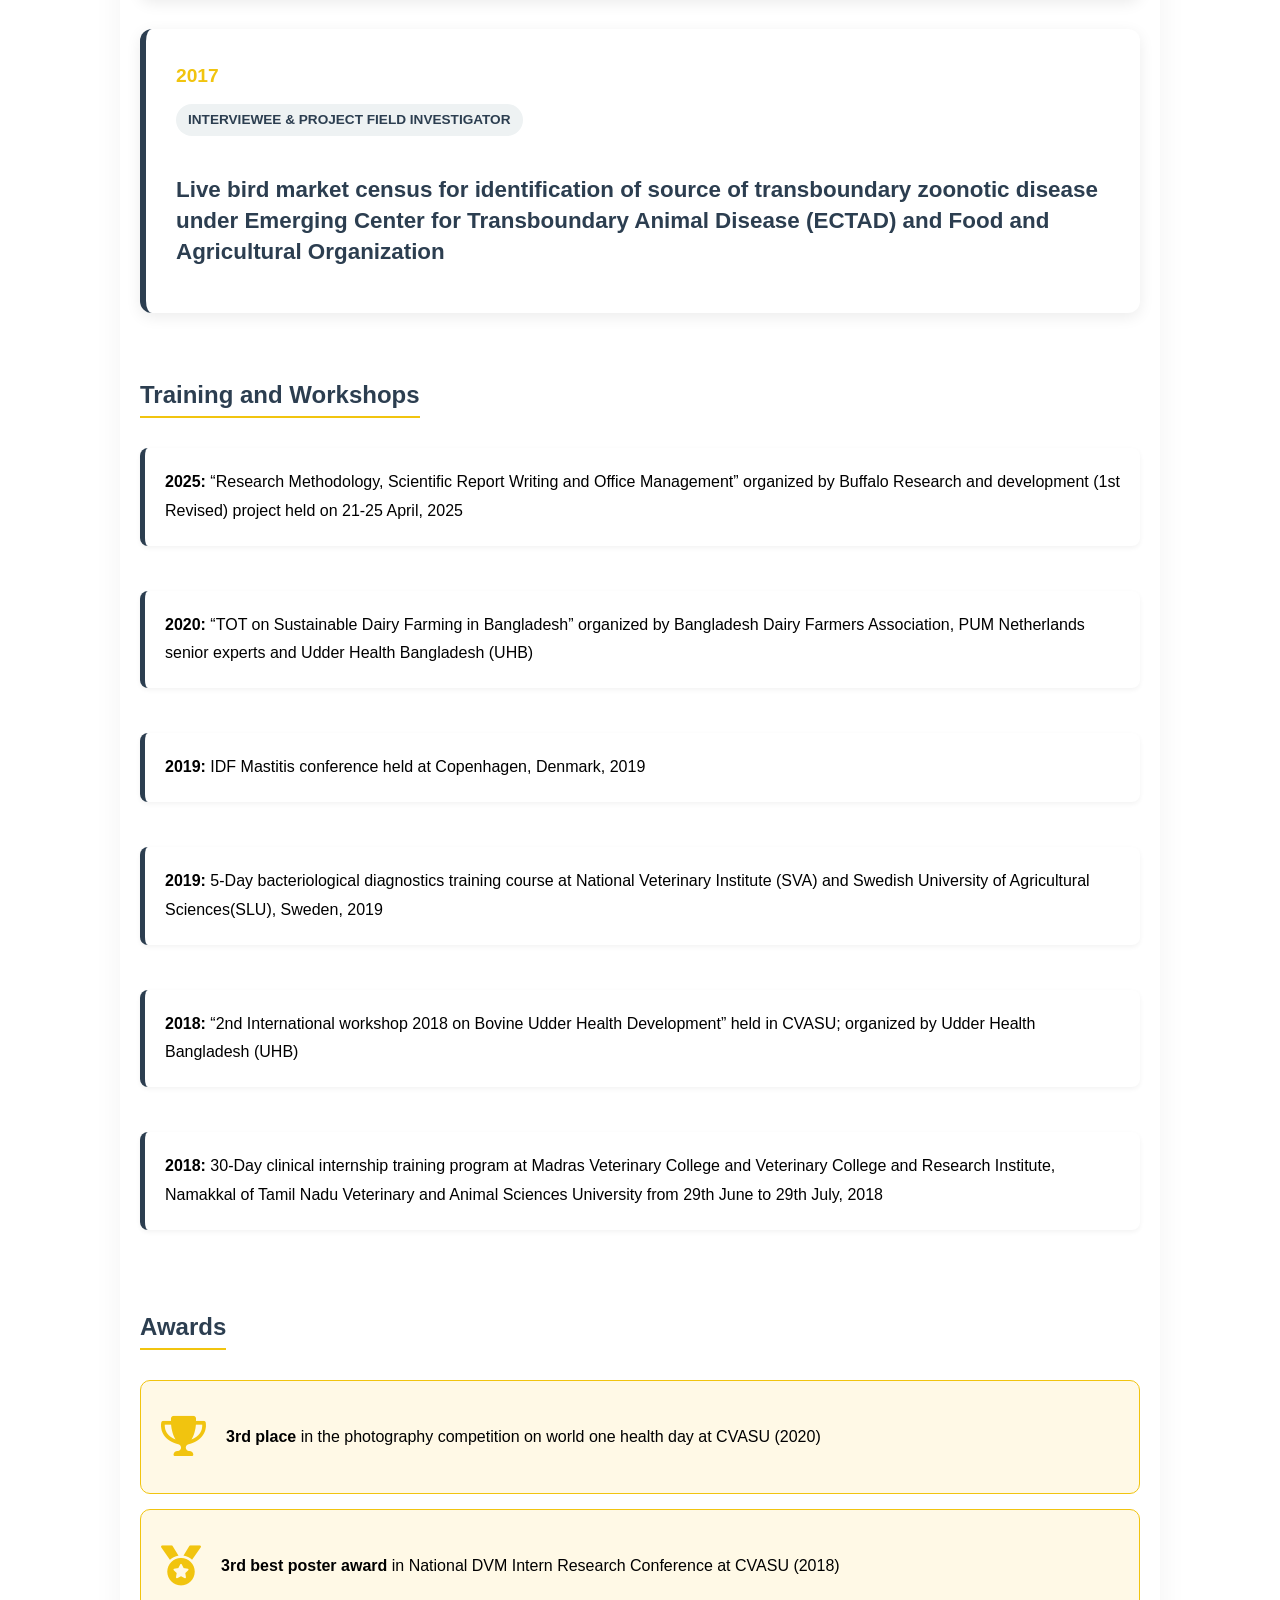
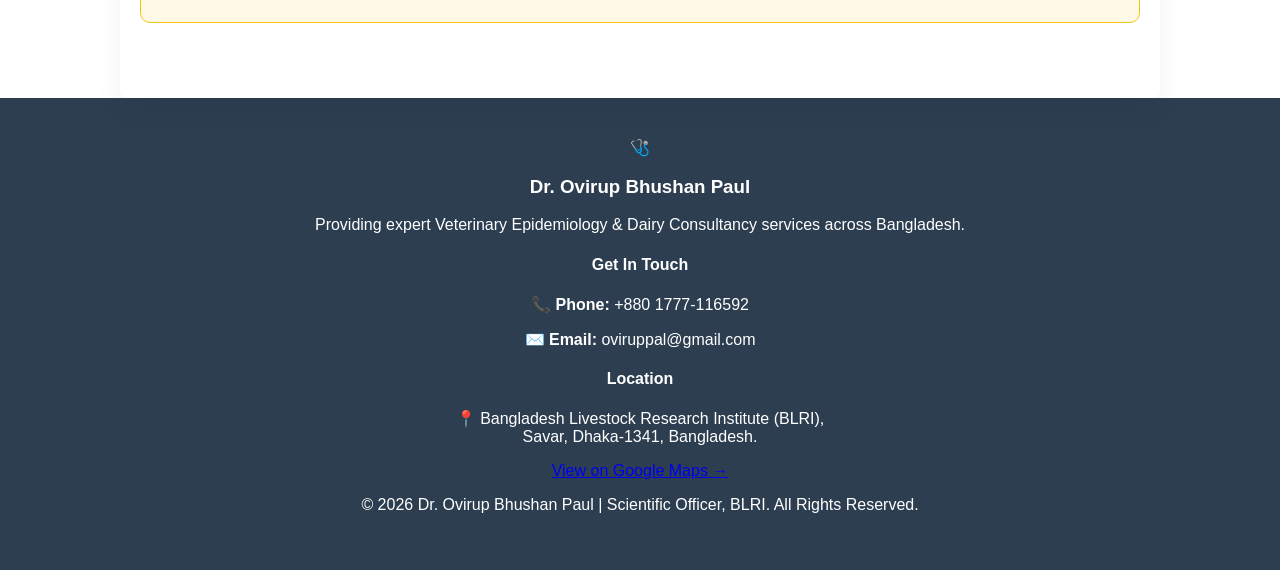
<file: research.html>
<!DOCTYPE html>
<html lang="en">
<head>
    <meta charset="UTF-8">
    <meta name="viewport" content="width=device-width, initial-scale=1.0">
    <title>Research & Training | Dr. Ovirup Bhushan Paul</title>
    <link rel="stylesheet" href="style.css">
    <link rel="stylesheet" href="https://cdnjs.cloudflare.com/ajax/libs/font-awesome/6.0.0/css/all.min.css">
</head>
<body>

<nav>
    <a href="index.html">Home</a>
    <a href="about.html">About</a>
    <a href="research.html" class="active">Research</a>
    <a href="publications.html">Publications</a>
    <a href="services.html">Services</a>
    <a href="blog.html">Blog</a>
    <a href="contact.html">Contact</a>
</nav>

<header class="page-header">
    <h1>Research & Professional Development</h1>
    <p>Principal Investigations, International Training & Academic Honors</p>
</header>

<section class="content content-area">

    <h2 style="margin-bottom: 30px; color: #2c3e50; border-bottom: 2px solid #f1c40f; display: inline-block;">Research Projects</h2>
    
    <div class="research-container">
        <div class="project-card">
            <span class="project-year">2024 – 2025</span>
            <span class="project-role">Co-project Investigator</span>
            <h3 class="project-title">Seroprevalence, Isolation and Characterization of Bovine Ephemeral Fever in Bangladesh</h3>
            <div class="funder-info">
                <i class="fas fa-hand-holding-usd"></i>
                <span><strong>Funder:</strong> Bangladesh Livestock Research Institute (BLRI)</span>
            </div>
        </div>

        <div class="project-card">
            <span class="project-year">2024 – 2025</span>
            <span class="project-role">Co-project Investigator</span>
            <h3 class="project-title">Assessment of lead poisoning in feed, food, and food products in Bangladesh: A critical public health concern</h3>
            <div class="funder-info">
                <i class="fas fa-hand-holding-usd"></i>
                <span><strong>Funder:</strong> Bangladesh Livestock Research Institute (BLRI)</span>
            </div>
        </div>

        <div class="project-card">
            <span class="project-year">2021 – 2026</span>
            <span class="project-role">Principal Investigator</span>
            <h3 class="project-title">Epidemiological investigation of major buffalo diseases and evaluation of effectiveness of vaccines against Buffaloes diseases in Bangladesh</h3>
            <div class="funder-info">
                <i class="fas fa-university"></i>
                <span><strong>Funder:</strong> Buffalo Research and Development Project, Implemented by Bangladesh Livestock Research Institute</span>
            </div>
        </div>

        <div class="project-card">
            <span class="project-year">2019 – 2021</span>
            <span class="project-role">Research Assistant</span>
            <h3 class="project-title">Climate change mitigation by a sustainable water buffalo dairy chain in Bangladesh</h3>
            <div class="funder-info">
                <i class="fas fa-globe-americas"></i>
                <span><strong>Funder:</strong> SVA, Sweden (Implemented in Bangladesh)</span>
            </div>
        </div>

        <div class="project-card">
            <span class="project-year">2017</span>
            <span class="project-role">Interviewee & Project Field Investigator</span>
            <h3 class="project-title">Live bird market census for identification of source of transboundary zoonotic disease under Emerging Center for Transboundary Animal Disease (ECTAD) and Food and Agricultural Organization</h3>
        </div>
    </div>

    <h2 style="margin-top: 60px; margin-bottom: 30px; color: #2c3e50; border-bottom: 2px solid #f1c40f; display: inline-block;">Training and Workshops</h2>
    <div class="research-container">
        <div class="pub-item"><strong>2025:</strong> “Research Methodology, Scientific Report Writing and Office Management” organized by Buffalo Research and development (1st Revised) project held on 21-25 April, 2025</div>
        <div class="pub-item"><strong>2020:</strong> “TOT on Sustainable Dairy Farming in Bangladesh” organized by Bangladesh Dairy Farmers Association, PUM Netherlands senior experts and Udder Health Bangladesh (UHB)</div>
        <div class="pub-item"><strong>2019:</strong> IDF Mastitis conference held at Copenhagen, Denmark, 2019</div>
        <div class="pub-item"><strong>2019:</strong> 5-Day bacteriological diagnostics training course at National Veterinary Institute (SVA) and Swedish University of Agricultural Sciences(SLU), Sweden, 2019</div>
        <div class="pub-item"><strong>2018:</strong> “2nd International workshop 2018 on Bovine Udder Health Development” held in CVASU; organized by Udder Health Bangladesh (UHB)</div>
        <div class="pub-item"><strong>2018:</strong> 30-Day clinical internship training program at Madras Veterinary College and Veterinary College and Research Institute, Namakkal of Tamil Nadu Veterinary and Animal Sciences University from 29th June to 29th July, 2018</div>
    </div>

    <h2 style="margin-top: 60px; margin-bottom: 30px; color: #2c3e50; border-bottom: 2px solid #f1c40f; display: inline-block;">Awards</h2>
    <div class="award-item">
        <div class="award-icon"><i class="fas fa-trophy"></i></div>
        <div>
            <p><strong>3rd place</strong> in the photography competition on world one health day at CVASU (2020)</p>
        </div>
    </div>
    <div class="award-item">
        <div class="award-icon"><i class="fas fa-medal"></i></div>
        <div>
            <p><strong>3rd best poster award</strong> in National DVM Intern Research Conference at CVASU (2018)</p>
        </div>
    </div>

</section>

<footer class="main-footer">
    <div class="footer-container">
        <div class="footer-section branding">
            <div class="footer-logo">
                <span class="footer-icon">🩺</span> <h3>Dr. Ovirup Bhushan Paul</h3>
            </div>
            <p>Providing expert Veterinary Epidemiology & Dairy Consultancy services across Bangladesh.</p>
        </div>

        <div class="footer-section contact-info">
            <h4>Get In Touch</h4>
            <p>📞 <strong>Phone:</strong> +880 1777-116592</p>
            <p>✉️ <strong>Email:</strong> oviruppal@gmail.com</p>
        </div>

        <div class="footer-section location">
            <h4>Location</h4>
            <p>📍 Bangladesh Livestock Research Institute (BLRI),<br>
            Savar, Dhaka-1341, Bangladesh.</p>
            <a href="https://maps.app.goo.gl/VEhYr3KxU4CLfBgr9" target="_blank" class="map-link">View on Google Maps →</a>
        </div>
    </div>
    
    <div class="footer-bottom">
        <p>&copy; 2026 Dr. Ovirup Bhushan Paul | Scientific Officer, BLRI. All Rights Reserved.</p>
    </div>
</footer>

</body>
</html>
</file>
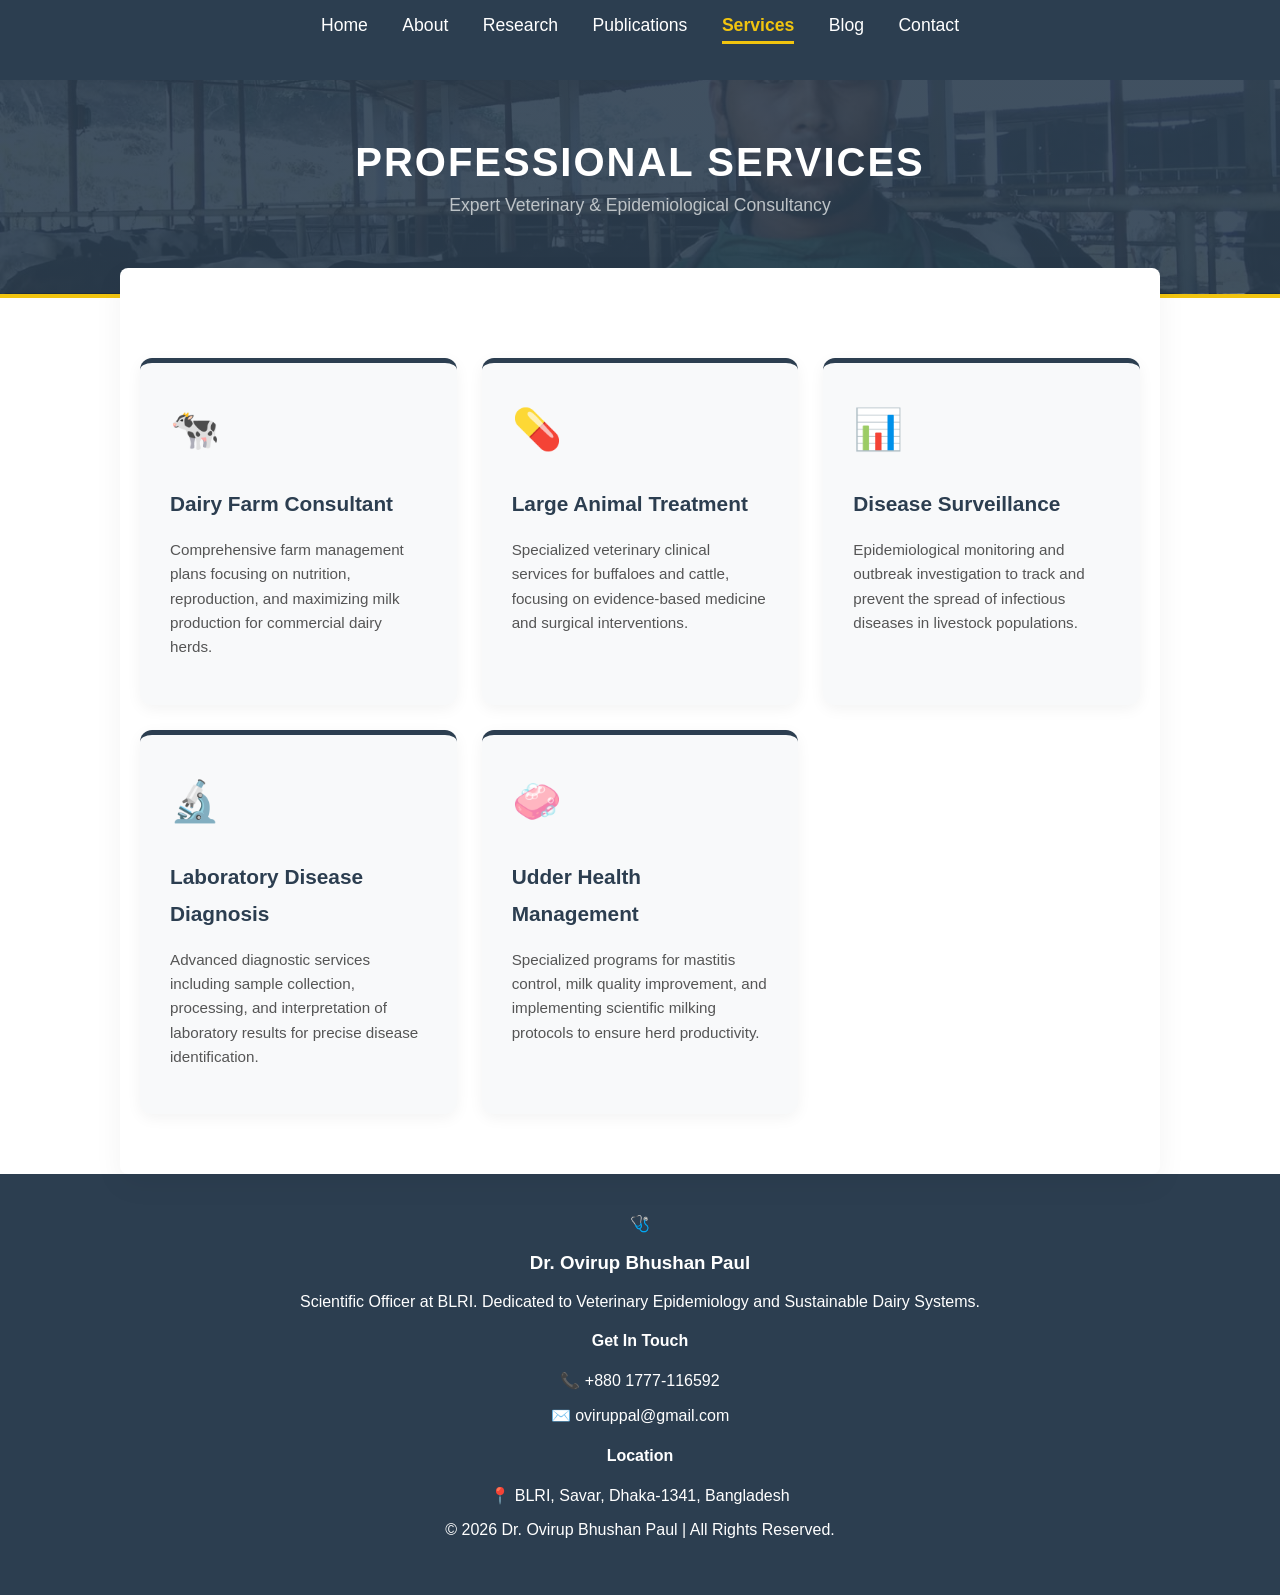
<file: services.html>
<!DOCTYPE html>
<html lang="en">
<head>
    <meta charset="UTF-8">
    <meta name="viewport" content="width=device-width, initial-scale=1.0">
    <title>Professional Services | Dr. Ovirup Bhushan Paul</title>
    <link rel="stylesheet" href="style.css">
    <style>
        /* Special Styling for Service Cards */
        .services-grid {
            display: grid;
            grid-template-columns: repeat(auto-fit, minmax(300px, 1fr));
            gap: 25px;
            margin-top: 30px;
        }

        .service-card {
            background: #f8f9fa;
            padding: 30px;
            border-radius: 12px;
            border-top: 5px solid #2c3e50;
            box-shadow: 0 4px 15px rgba(0,0,0,0.05);
            transition: transform 0.3s ease;
        }

        .service-card:hover {
            transform: translateY(-10px);
            border-top: 5px solid #f1c40f; /* Turns Gold on hover */
        }

        .service-icon {
            font-size: 2.5rem;
            margin-bottom: 15px;
            display: block;
        }

        .service-card h3 {
            color: #2c3e50;
            margin-bottom: 12px;
            font-size: 1.3rem;
        }

        .service-card p {
            color: #555;
            line-height: 1.6;
            font-size: 0.95rem;
        }
    </style>
</head>
<body>

<nav>
    <a href="index.html">Home</a>
    <a href="about.html">About</a>
    <a href="research.html">Research</a>
    <a href="publications.html">Publications</a>
    <a href="services.html" class="active">Services</a>
    <a href="blog.html">Blog</a>
    <a href="contact.html">Contact</a>
</nav>

<header class="page-header">
    <h1>Professional Services</h1>
    <p>Expert Veterinary & Epidemiological Consultancy</p>
</header>

<section class="content content-area">
    <div class="services-grid">
        
        <div class="service-card">
            <span class="service-icon">🐄</span>
            <h3>Dairy Farm Consultant</h3>
            <p>Comprehensive farm management plans focusing on nutrition, reproduction, and maximizing milk production for commercial dairy herds.</p>
        </div>

        <div class="service-card">
            <span class="service-icon">💊</span>
            <h3>Large Animal Treatment</h3>
            <p>Specialized veterinary clinical services for buffaloes and cattle, focusing on evidence-based medicine and surgical interventions.</p>
        </div>

        <div class="service-card">
            <span class="service-icon">📊</span>
            <h3>Disease Surveillance</h3>
            <p>Epidemiological monitoring and outbreak investigation to track and prevent the spread of infectious diseases in livestock populations.</p>
        </div>

        <div class="service-card">
            <span class="service-icon">🔬</span>
            <h3>Laboratory Disease Diagnosis</h3>
            <p>Advanced diagnostic services including sample collection, processing, and interpretation of laboratory results for precise disease identification.</p>
        </div>

        <div class="service-card">
            <span class="service-icon">🧼</span>
            <h3>Udder Health Management</h3>
            <p>Specialized programs for mastitis control, milk quality improvement, and implementing scientific milking protocols to ensure herd productivity.</p>
        </div>

    </div>
</section>

<footer class="main-footer">
    <div class="footer-container">
        <div class="footer-section branding">
            <div class="footer-logo">
                <span class="footer-icon">🩺</span> <h3>Dr. Ovirup Bhushan Paul</h3>
            </div>
            <p>Scientific Officer at BLRI. Dedicated to Veterinary Epidemiology and Sustainable Dairy Systems.</p>
        </div>
        <div class="footer-section contact-info">
            <h4>Get In Touch</h4>
            <p>📞 +880 1777-116592</p>
            <p>✉️ oviruppal@gmail.com</p>
        </div>
        <div class="footer-section location">
            <h4>Location</h4>
            <p>📍 BLRI, Savar, Dhaka-1341, Bangladesh</p>
        </div>
    </div>
    <div class="footer-bottom">
        <p>© 2026 Dr. Ovirup Bhushan Paul | All Rights Reserved.</p>
    </div>
</footer>

</body>
</html>
</file>
<file: style.css>
/* RESET & BASIC STYLES */
body, html {
    margin: 0;
    padding: 0;
    width: 100%;
    font-family: 'Segoe UI', Tahoma, Geneva, Verdana, sans-serif;
}

/* THE HERO SECTION FIX */
.hero {
    position: relative;
    width: 100%;
    height: 85vh; /* This sets the height of the top section */
    overflow: hidden;
    display: flex;
    align-items: center;
    justify-content: center;
}

.slideshow {
    position: absolute;
    top: 0;
    left: 0;
    width: 100%;
    height: 100%;
    z-index: 1; /* Background layer */
}

.slide {
    position: absolute;
    width: 100%;
    height: 100%;
    background-size: cover;
    background-position: center;
    opacity: 0;
    animation: slideAnimation 16s infinite;
}

/* Timing for 4 images */
.slide:nth-child(1) { animation-delay: 0s; }
.slide:nth-child(2) { animation-delay: 4s; }
.slide:nth-child(3) { animation-delay: 8s; }
.slide:nth-child(4) { animation-delay: 12s; }

@keyframes slideAnimation {
    0% { opacity: 0; }
    5% { opacity: 1; }
    25% { opacity: 1; }
    30% { opacity: 0; }
    100% { opacity: 0; }
}

/* THE TEXT OVERLAY - This makes your name visible */
.overlay {
    position: relative;
    z-index: 10; /* This forces the text to stay ON TOP of the images */
    color: white;
    text-align: center;
    background: rgba(0, 0, 0, 0.5); /* Semi-transparent black box */
    width: 100%;
    height: 100%;
    display: flex;
    flex-direction: column;
    justify-content: center;
    align-items: center;
}

.overlay h1 {
    font-size: 3.5rem;
    margin: 0;
    text-shadow: 2px 2px 8px rgba(0,0,0,0.7);
}

.overlay p {
    font-size: 1.5rem;
    margin-top: 10px;
}

/* UPDATED HIGH-CONTRAST NAVIGATION */
nav {
    background: #2c3e50;
    text-align: center;
    padding: 15px 0;
    position: sticky;
    top: 0;
    z-index: 1000;
}

nav a {
    color: #bdc3c7; /* Light grey for unselected links */
    margin: 0 15px;
    text-decoration: none;
    font-weight: 500;
    font-size: 1.1rem; /* Slightly larger */
    transition: 0.3s;
}

/* This is the part that changes the color when the reader is on that page */
nav a.active {
    color: #f1c40f !important; /* Bright Gold/Yellow */
    font-weight: 800 !important; /* Extra Bold */
    border-bottom: 3px solid #f1c40f; /* Adds an underline for extra focus */
    padding-bottom: 5px;
}

nav a:hover {
    color: white;
}

/* CONTENT AREA */
.content {
    padding: 50px 20px;
    max-width: 900px;
    margin: auto;
    line-height: 1.8;
}

/* FOOTER */
.main-footer {
    background: #2c3e50;
    color: white;
    padding: 40px 20px;
    text-align: center;
}
/* Publication Page Styling */
.publication-list {
    margin-top: 40px;
}

.pub-item {
    background: white;
    padding: 20px;
    margin-bottom: 20px;
    border-left: 5px solid #3498db;
    border-radius: 5px;
    box-shadow: 0 2px 10px rgba(0,0,0,0.05);
}

.pub-year {
    font-weight: bold;
    color: #3498db;
    display: block;
    margin-bottom: 5px;
}

.read-link {
    color: #2c3e50;
    text-decoration: none;
    font-weight: bold;
    font-size: 0.9rem;
}

.read-link:hover {
    color: #3498db;
}
/* Force Navigation Visibility */
nav {
    display: block !important;
    visibility: visible !important;
    opacity: 1 !important;
    background: #2c3e50 !important;
    min-height: 50px;
}

nav a {
    display: inline-block !important;
    color: white !important;
    opacity: 1 !important;
}
/* SUB-PAGE HEADER STYLING */
.page-header {
    background: linear-gradient(rgba(44, 62, 80, 0.9), rgba(44, 62, 80, 0.9)), url('image1.jpg');
    background-size: cover;
    background-position: center;
    color: white;
    padding: 60px 20px;
    text-align: center;
    border-bottom: 4px solid #f1c40f; /* Matching the Gold from your Nav bar */
}

.page-header h1 {
    font-size: 2.5rem;
    margin: 0;
    text-transform: uppercase;
    letter-spacing: 2px;
}
.page-header p {
    font-size: 1.1rem;
    color: #bdc3c7;
    margin-top: 10px;
}
.content-area {
    padding: 60px 20px;
    max-width: 1000px;
    margin: 0 auto;
    background: white;
    border-radius: 8px;
    margin-top: -30px; /* Overlaps the header slightly for a modern look */
    position: relative;
    box-shadow: 0 10px 30px rgba(0,0,0,0.05);
}
/* Blog Specific Styles */
.blog-grid {
    display: grid;
    grid-template-columns: repeat(auto-fit, minmax(350px, 1fr));
    gap: 30px;
    margin-top: 40px;
}

.blog-card {
    background: white;
    border-radius: 15px;
    overflow: hidden;
    box-shadow: 0 10px 20px rgba(0,0,0,0.05);
    transition: 0.3s;
    border: 1px solid #eee;
}

.blog-card:hover {
    transform: translateY(-5px);
    box-shadow: 0 15px 30px rgba(0,0,0,0.1);
}

.blog-image {
    width: 100%;
    height: 200px;
    background-size: cover;
    background-position: center;
}

.blog-content {
    padding: 20px;
}

.category-tag {
    background: #f1c40f;
    color: #2c3e50;
    padding: 3px 10px;
    border-radius: 20px;
    font-size: 0.75rem;
    font-weight: bold;
    text-transform: uppercase;
}

.lang-toggle {
    margin-top: 10px;
    display: inline-block;
    font-size: 0.8rem;
    color: #3498db;
    cursor: pointer;
    font-weight: bold;
}

.share-buttons {
    margin-top: 15px;
    border-top: 1px solid #eee;
    padding-top: 10px;
}

.share-buttons a {
    margin-right: 10px;
    text-decoration: none;
    font-size: 1.2rem;
}

/* Pagination Styling */
.pagination {
    text-align: center;
    margin-top: 50px;
    padding-bottom: 50px;
}

.pagination a {
    color: #2c3e50;
    padding: 8px 16px;
    text-decoration: none;
    border: 1px solid #ddd;
    margin: 0 4px;
    border-radius: 4px;
}

.pagination a.active {
    background-color: #2c3e50;
    color: white;
    border: 1px solid #2c3e50;
}
.blog-card p {
    font-size: 0.9rem;
    line-height: 1.5;
    height: 150px; /* Limits height so cards stay even */
    overflow-y: auto; /* Adds a scrollbar if text is very long */
    padding-right: 5px;
}
/* Scrollbar styling for a premium look */
.blog-card p::-webkit-scrollbar {
    width: 4px;
}
.blog-card p::-webkit-scrollbar-thumb {
    background: #bdc3c7;
    border-radius: 10px;
}
/* Contact Page Specific Styles */
.contact-grid {
    display: grid;
    grid-template-columns: repeat(auto-fit, minmax(250px, 1fr));
    gap: 20px;
    margin-bottom: 40px;
}

.contact-card {
    background: #f8f9fa;
    padding: 25px;
    border-radius: 12px;
    text-align: center;
    transition: 0.3s;
    border: 1px solid #eee;
}

.contact-card:hover {
    transform: translateY(-5px);
    border-color: #f1c40f;
    box-shadow: 0 10px 20px rgba(0,0,0,0.1);
}

.contact-card i {
    font-size: 2.5rem;
    margin-bottom: 15px;
    display: block;
}

.academic-row {
    display: flex;
    justify-content: center;
    gap: 30px;
    flex-wrap: wrap;
    background: #2c3e50;
    padding: 30px;
    border-radius: 12px;
    color: white;
    margin-top: 20px;
}

.academic-item {
    text-align: center;
    text-decoration: none;
    color: white;
    transition: 0.3s;
}

.academic-item:hover {
    color: #f1c40f;
}

.academic-item img {
    width: 40px;
    height: 40px;
    display: block;
    margin: 0 auto 10px;
    filter: brightness(0) invert(1); /* Makes logos white to match theme */
}
/* Publications Specific Styling */
.pub-section {
    margin-bottom: 50px;
}

.pub-section h2 {
    color: #2c3e50;
    border-bottom: 2px solid #f1c40f;
    padding-bottom: 10px;
    margin-bottom: 25px;
    font-size: 1.8rem;
    text-transform: uppercase;
    letter-spacing: 1px;
}

.pub-item {
    background: #fff;
    padding: 20px;
    border-radius: 8px;
    margin-bottom: 15px;
    border-left: 5px solid #2c3e50;
    box-shadow: 0 2px 5px rgba(0,0,0,0.05);
    transition: 0.3s;
}

.pub-item:hover {
    transform: translateX(10px);
    border-left-color: #f1c40f;
}

.pub-item p {
    margin: 0;
    font-size: 1.05rem;
    line-height: 1.6;
    color: #333;
}

.doi-link {
    display: inline-block;
    margin-top: 8px;
    color: #3498db;
    text-decoration: none;
    font-weight: bold;
    font-size: 0.9rem;
}

.doi-link:hover {
    text-decoration: underline;
}

.badge {
    display: inline-block;
    padding: 2px 10px;
    border-radius: 4px;
    font-size: 0.8rem;
    font-weight: bold;
    margin-bottom: 10px;
    background: #eee;
    color: #555;
}
/* Research Page Specific Styles */
.research-container {
    display: flex;
    flex-direction: column;
    gap: 30px;
}

.project-card {
    background: #fff;
    border-radius: 12px;
    padding: 30px;
    border-left: 6px solid #2c3e50;
    box-shadow: 0 4px 15px rgba(0,0,0,0.08);
    position: relative;
    transition: 0.3s;
}

.project-card:hover {
    border-left-color: #f1c40f;
    transform: translateY(-5px);
}

.project-year {
    font-weight: 800;
    color: #f1c40f;
    font-size: 1.2rem;
    margin-bottom: 10px;
    display: block;
}

.project-role {
    display: inline-block;
    background: #eef2f3;
    color: #2c3e50;
    padding: 4px 12px;
    border-radius: 20px;
    font-size: 0.85rem;
    font-weight: bold;
    text-transform: uppercase;
    margin-bottom: 15px;
}

.project-title {
    font-size: 1.4rem;
    color: #2c3e50;
    margin-bottom: 15px;
    line-height: 1.4;
}

.funder-info {
    font-size: 0.95rem;
    color: #7f8c8d;
    display: flex;
    align-items: center;
    gap: 10px;
}

/* Awards Section */
.award-item {
    display: flex;
    align-items: center;
    gap: 20px;
    background: #fff9e6;
    padding: 20px;
    border-radius: 10px;
    margin-bottom: 15px;
    border: 1px solid #f1c40f;
}

.award-icon {
    font-size: 2.5rem;
    color: #f1c40f;
}
</file>
